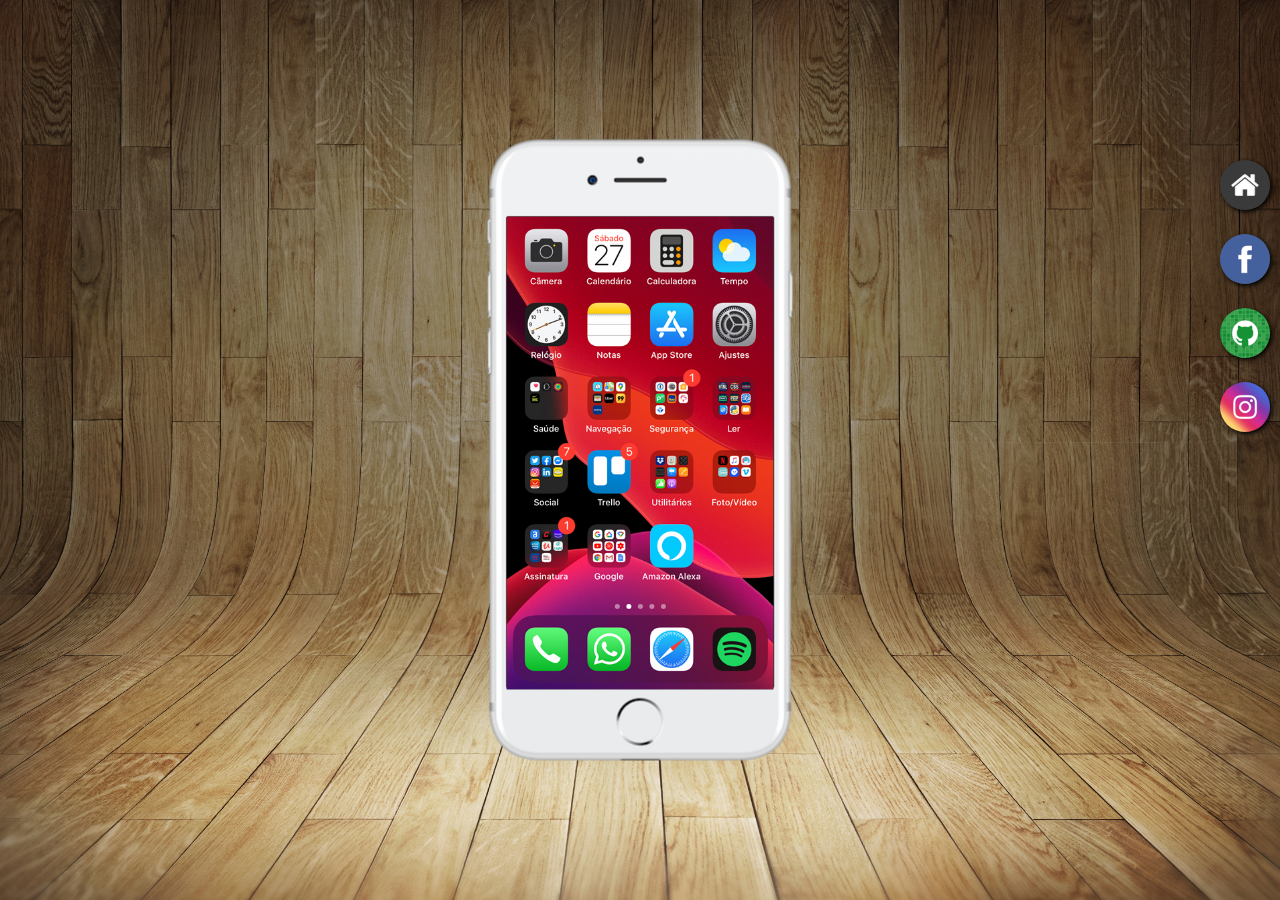
<file: index.html>
<!DOCTYPE html>
<html lang="pt-br">
<head>
    <meta charset="UTF-8">
    <meta name="viewport" content="width=device-width, initial-scale=1.0">
    <link rel="shortcut icon" href="favicon.ico" type="image/x-icon">
    <link rel="stylesheet" href="style.css">
    <title>Redes Sociais</title>
</head>
<body>
    <main>
        <section id="telefone">
            <iframe src="home.html" name="tela" id="tela" frameborder="0">
                Seu navegador não é ompatível com essa tecnologia!
            </iframe>
        </section>
        <section id="redes-sociais">
            <a href="home.html" target="tela"><img src="imagens/logo-home.jpg" alt="Home"></a><br>
            <a href="facebook.html" target="tela"><img src="imagens/logo-facebook.jpg" alt="facebook"></a><br>
            <a href="github.html" target="tela"><img src="imagens/logo-github.jpg" alt="github"></a><br>
            <a href="instagram.html" target="tela"><img src="imagens/logo-instagram.jpg" alt="logo-instagram"></a><br>
        </section>
    </main>
</body>
</html>
</file>
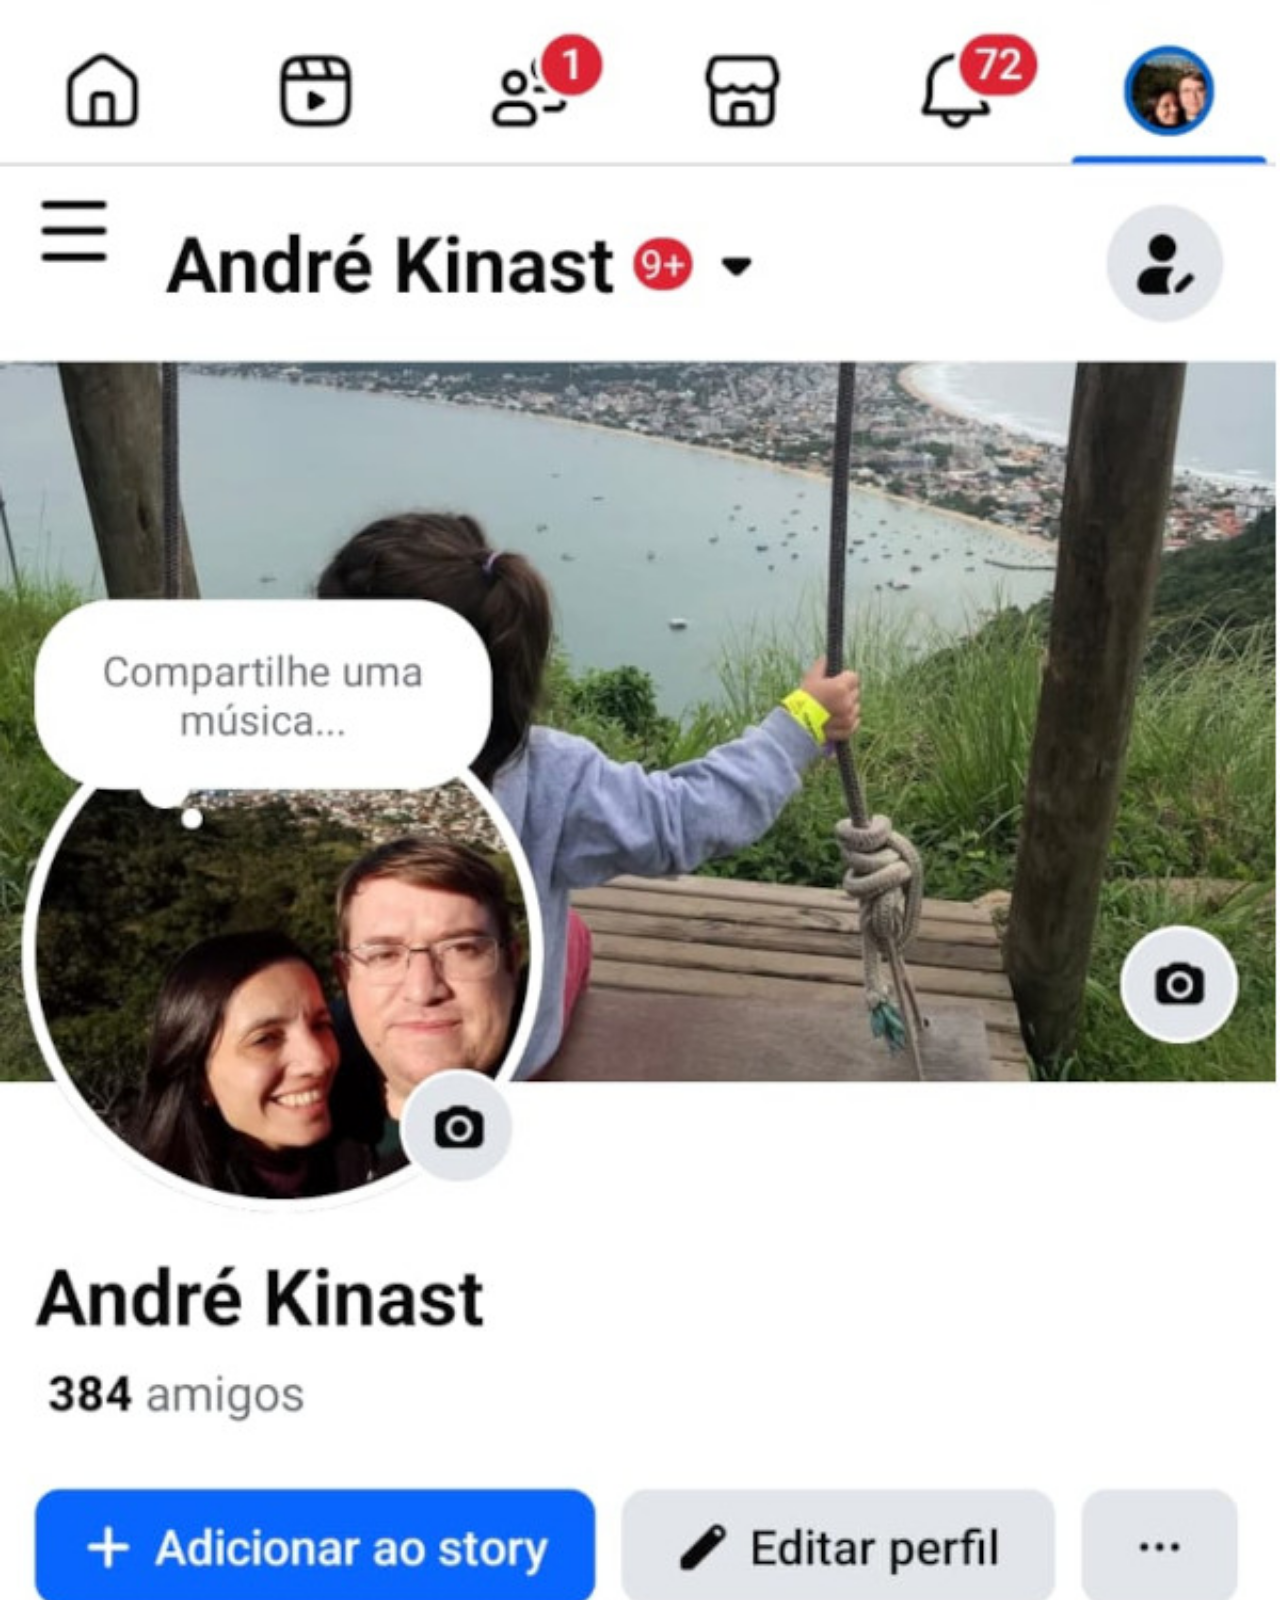
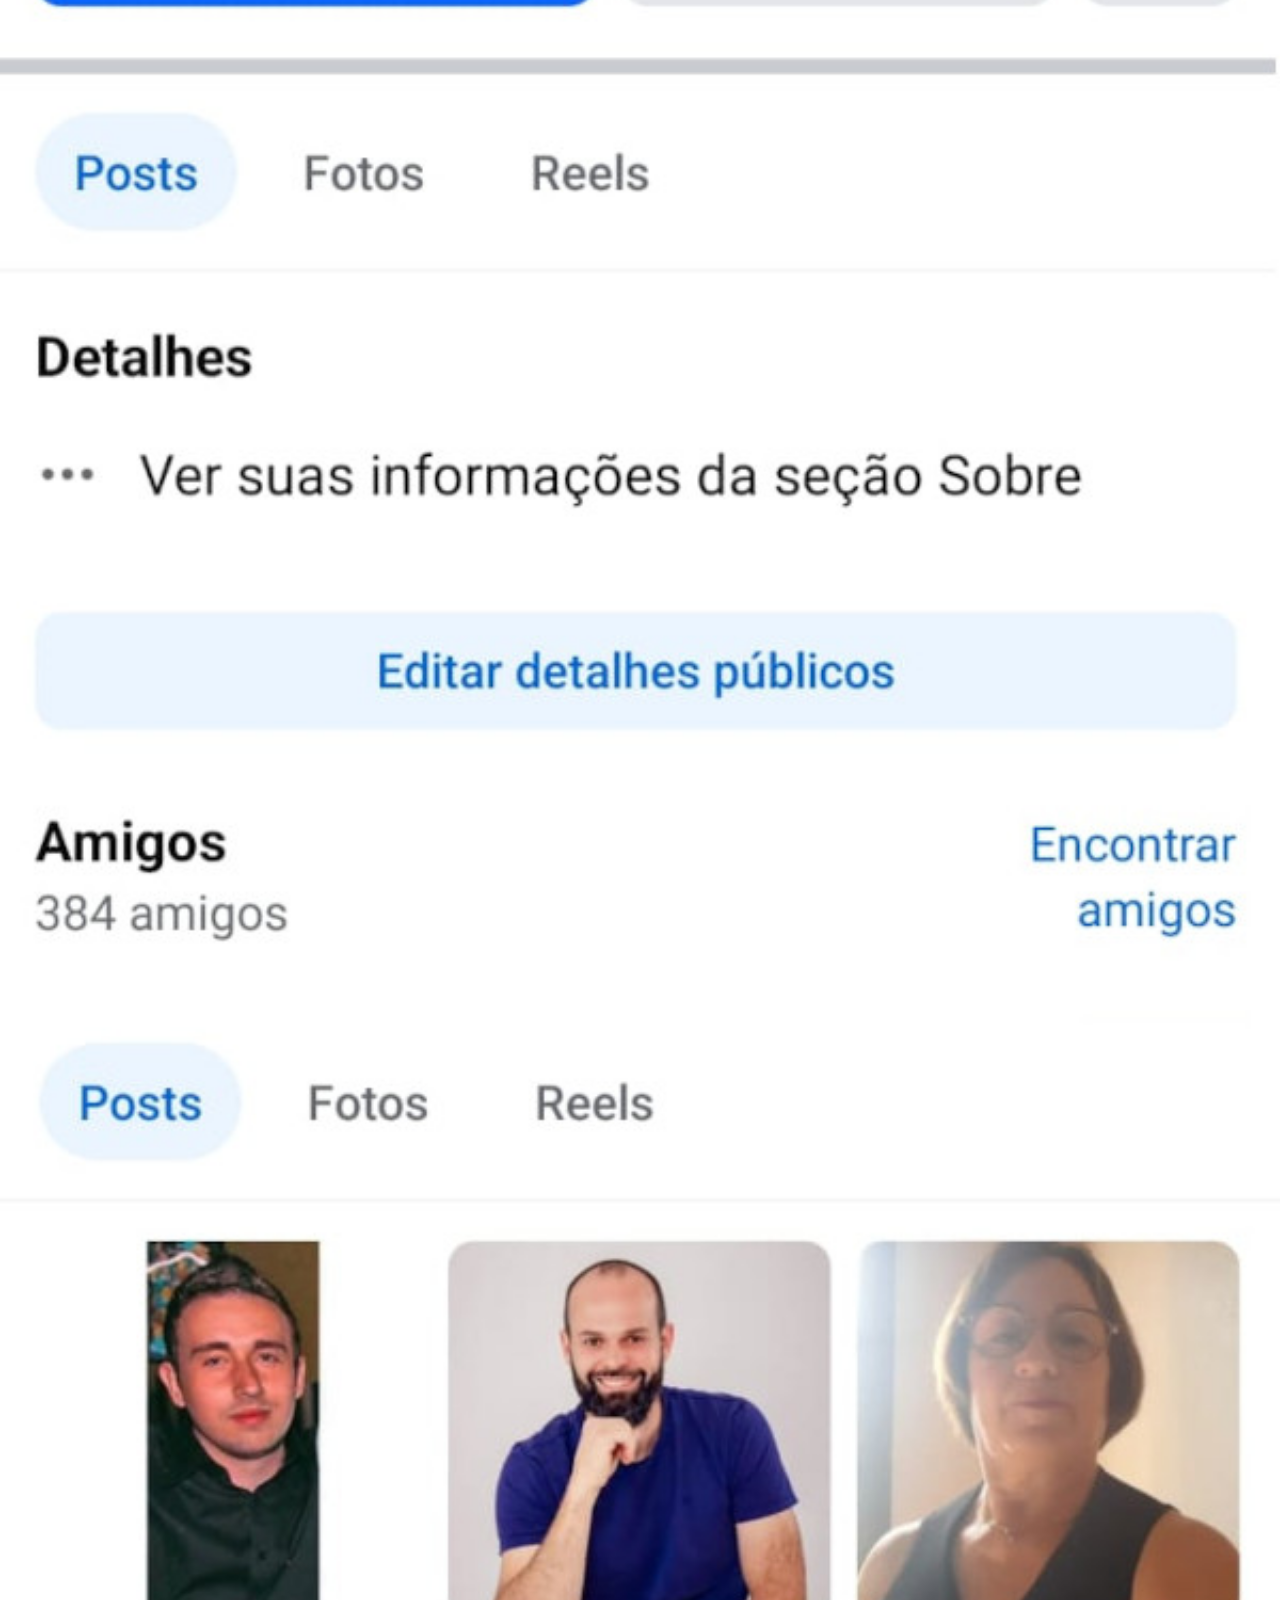
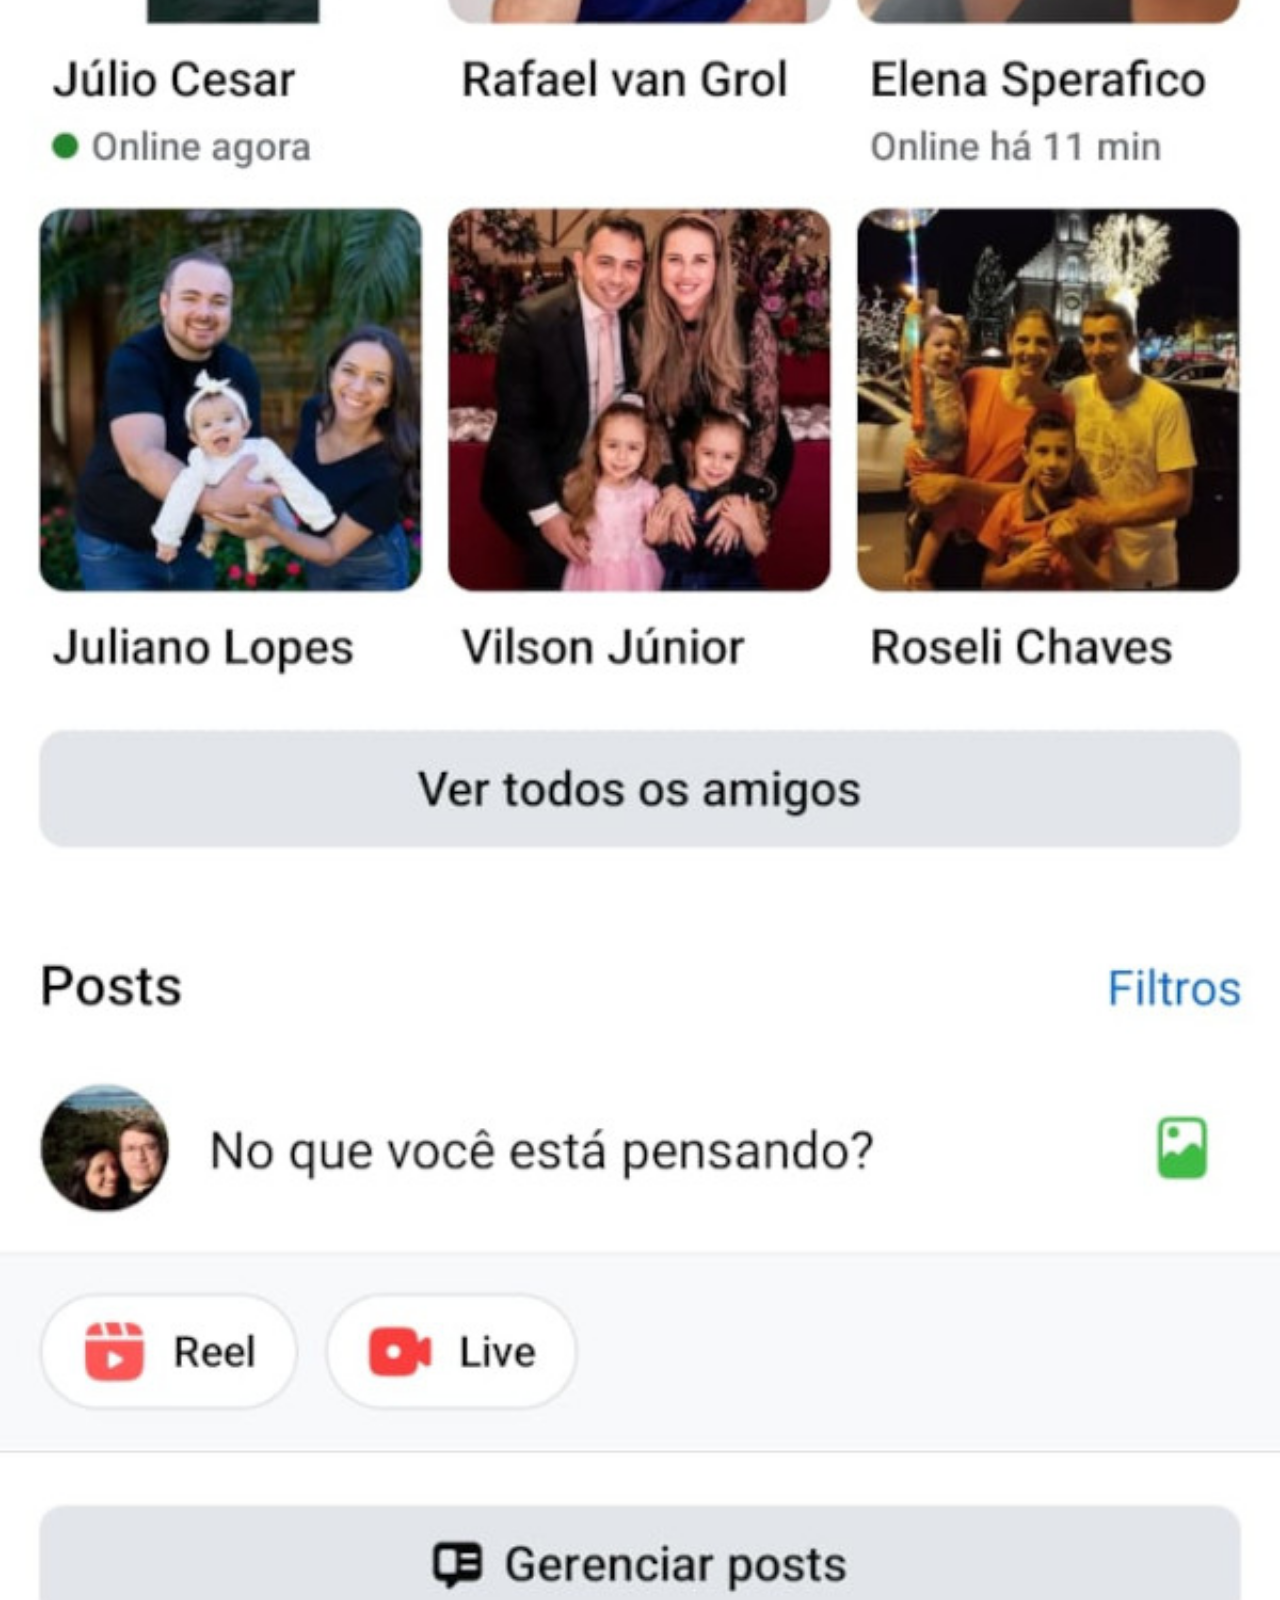
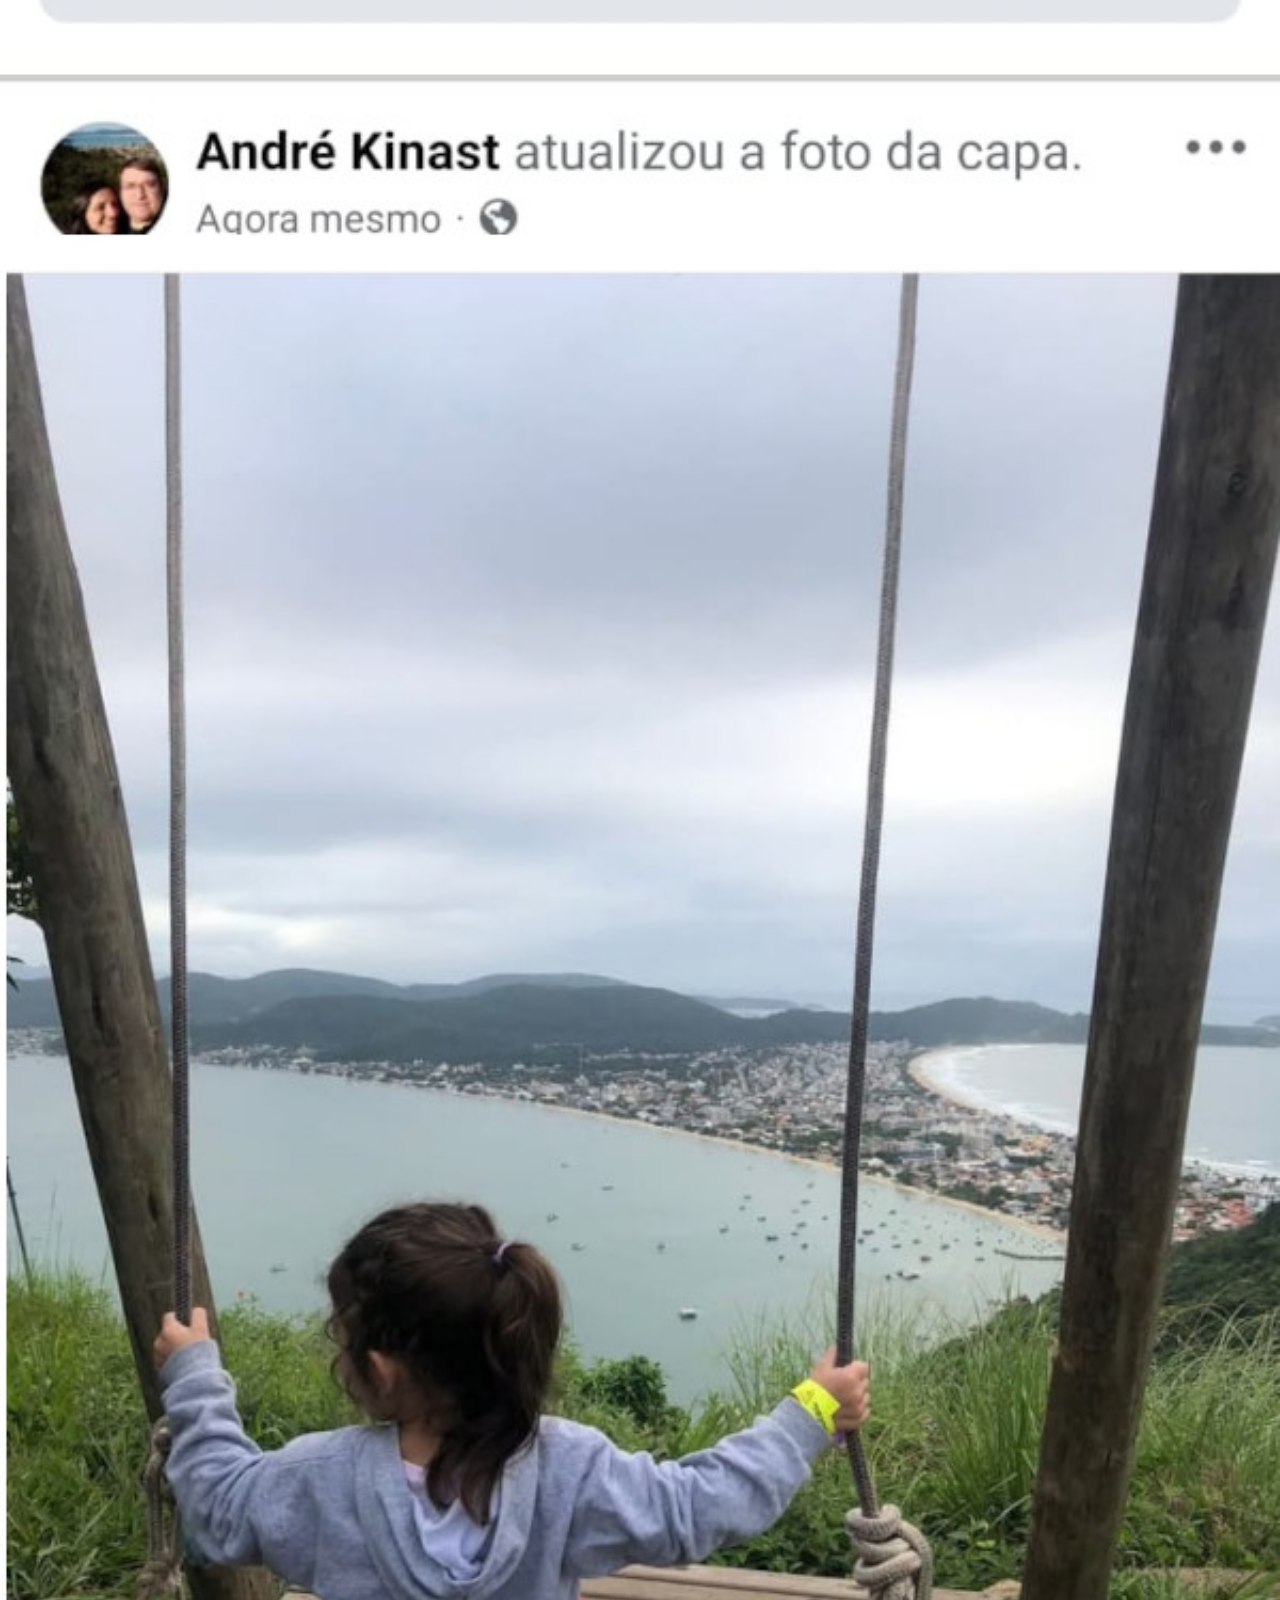
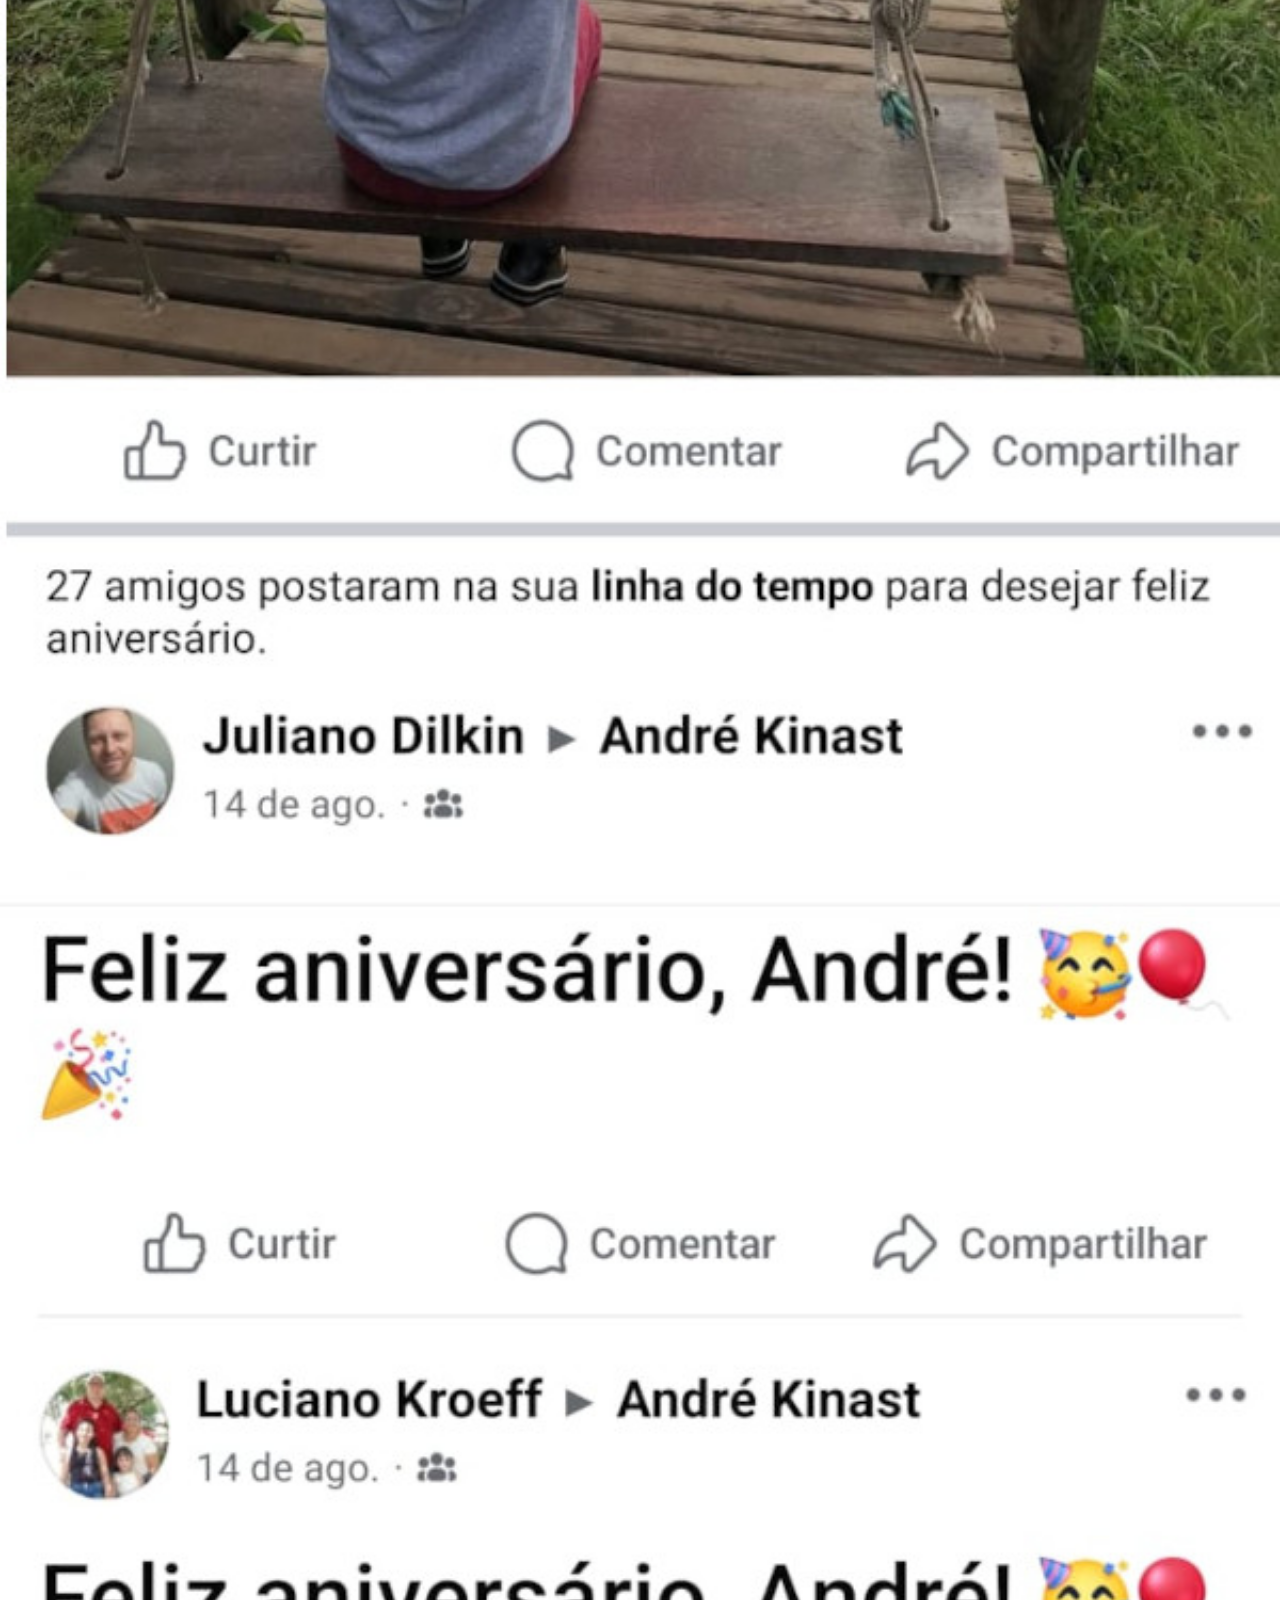
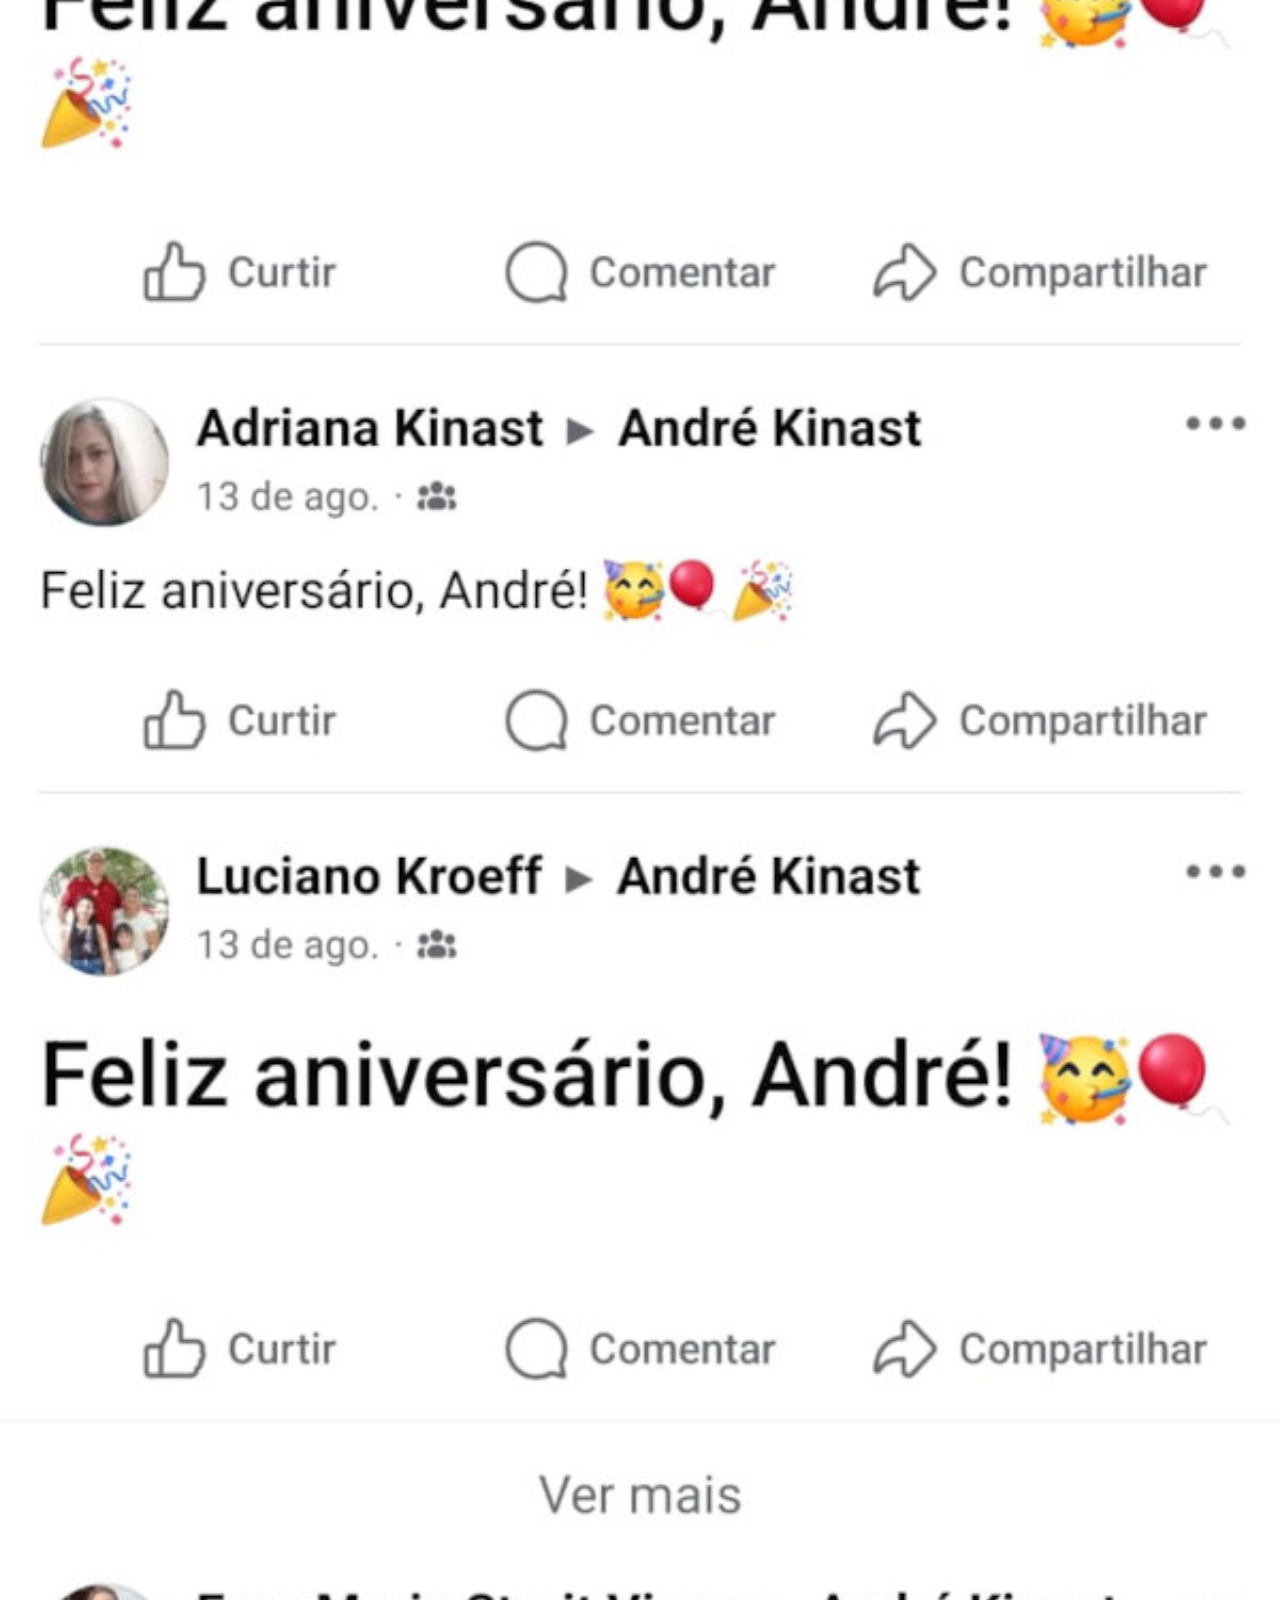
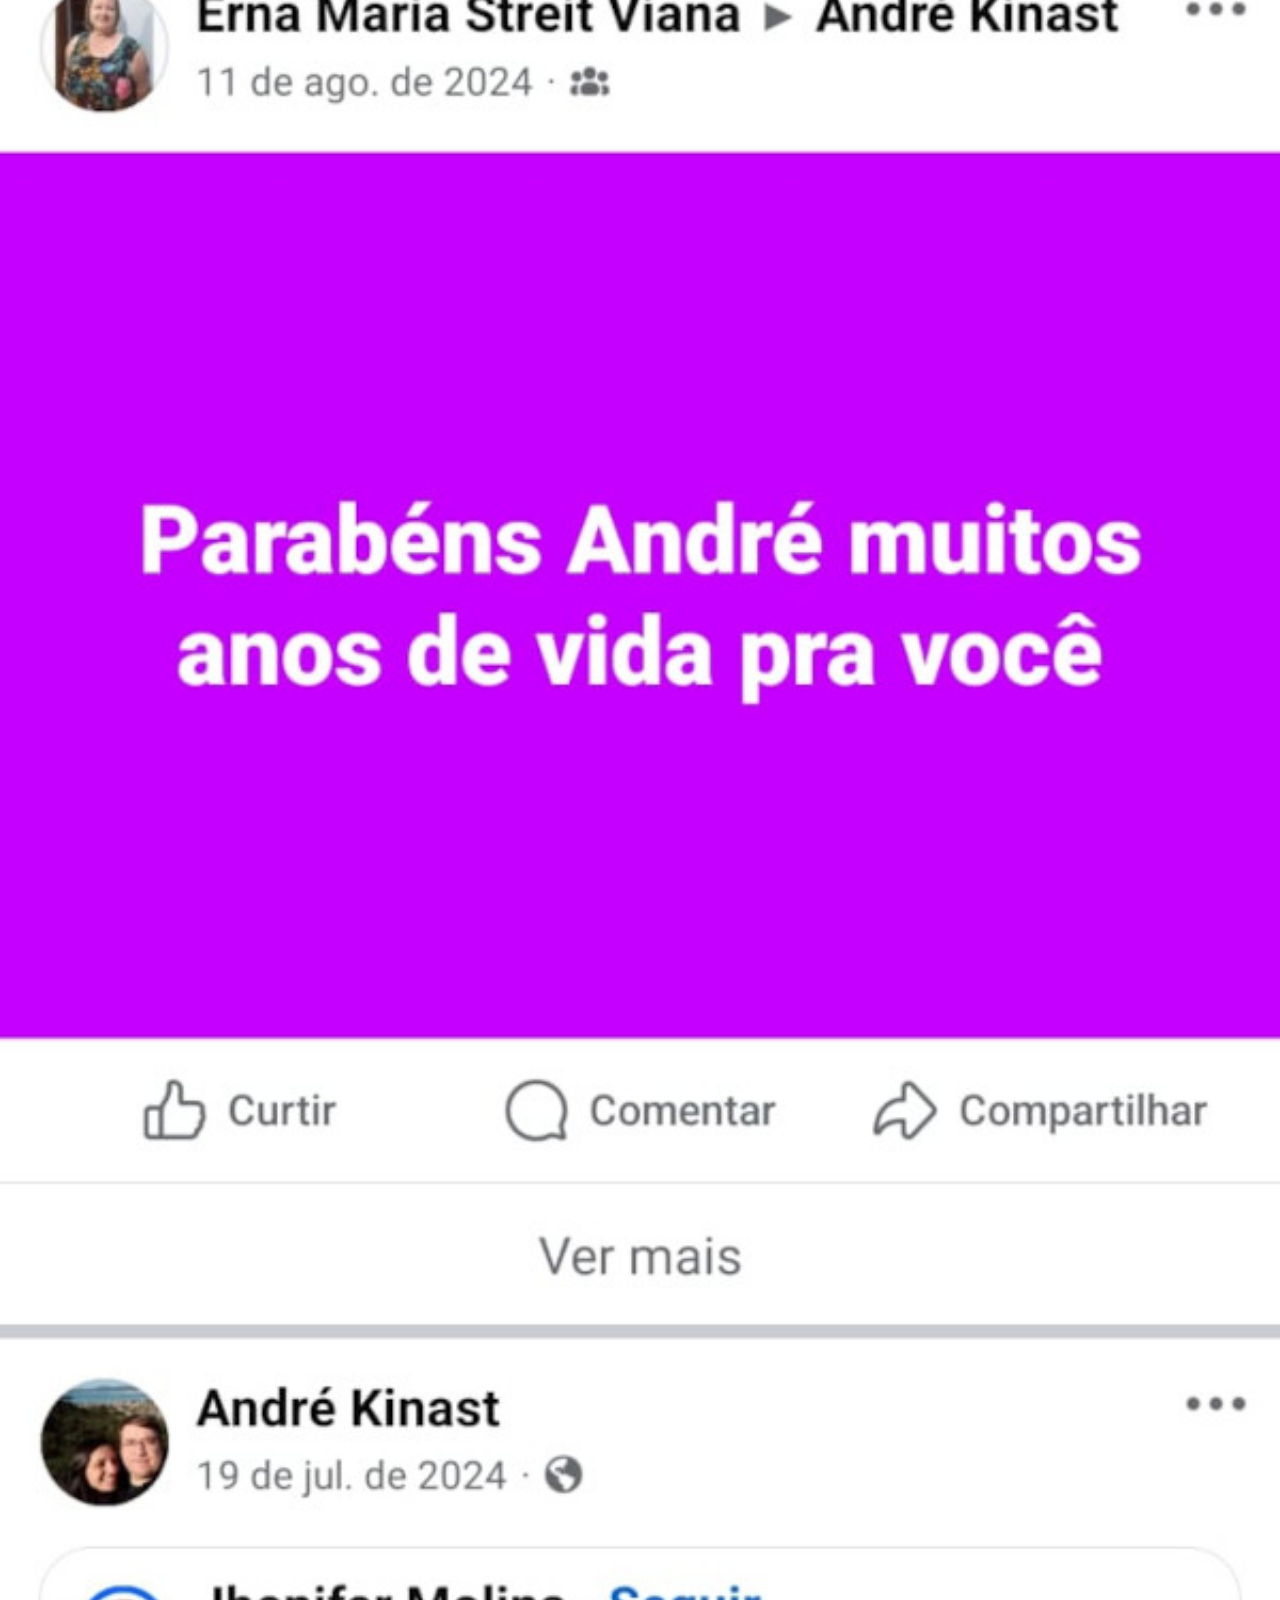
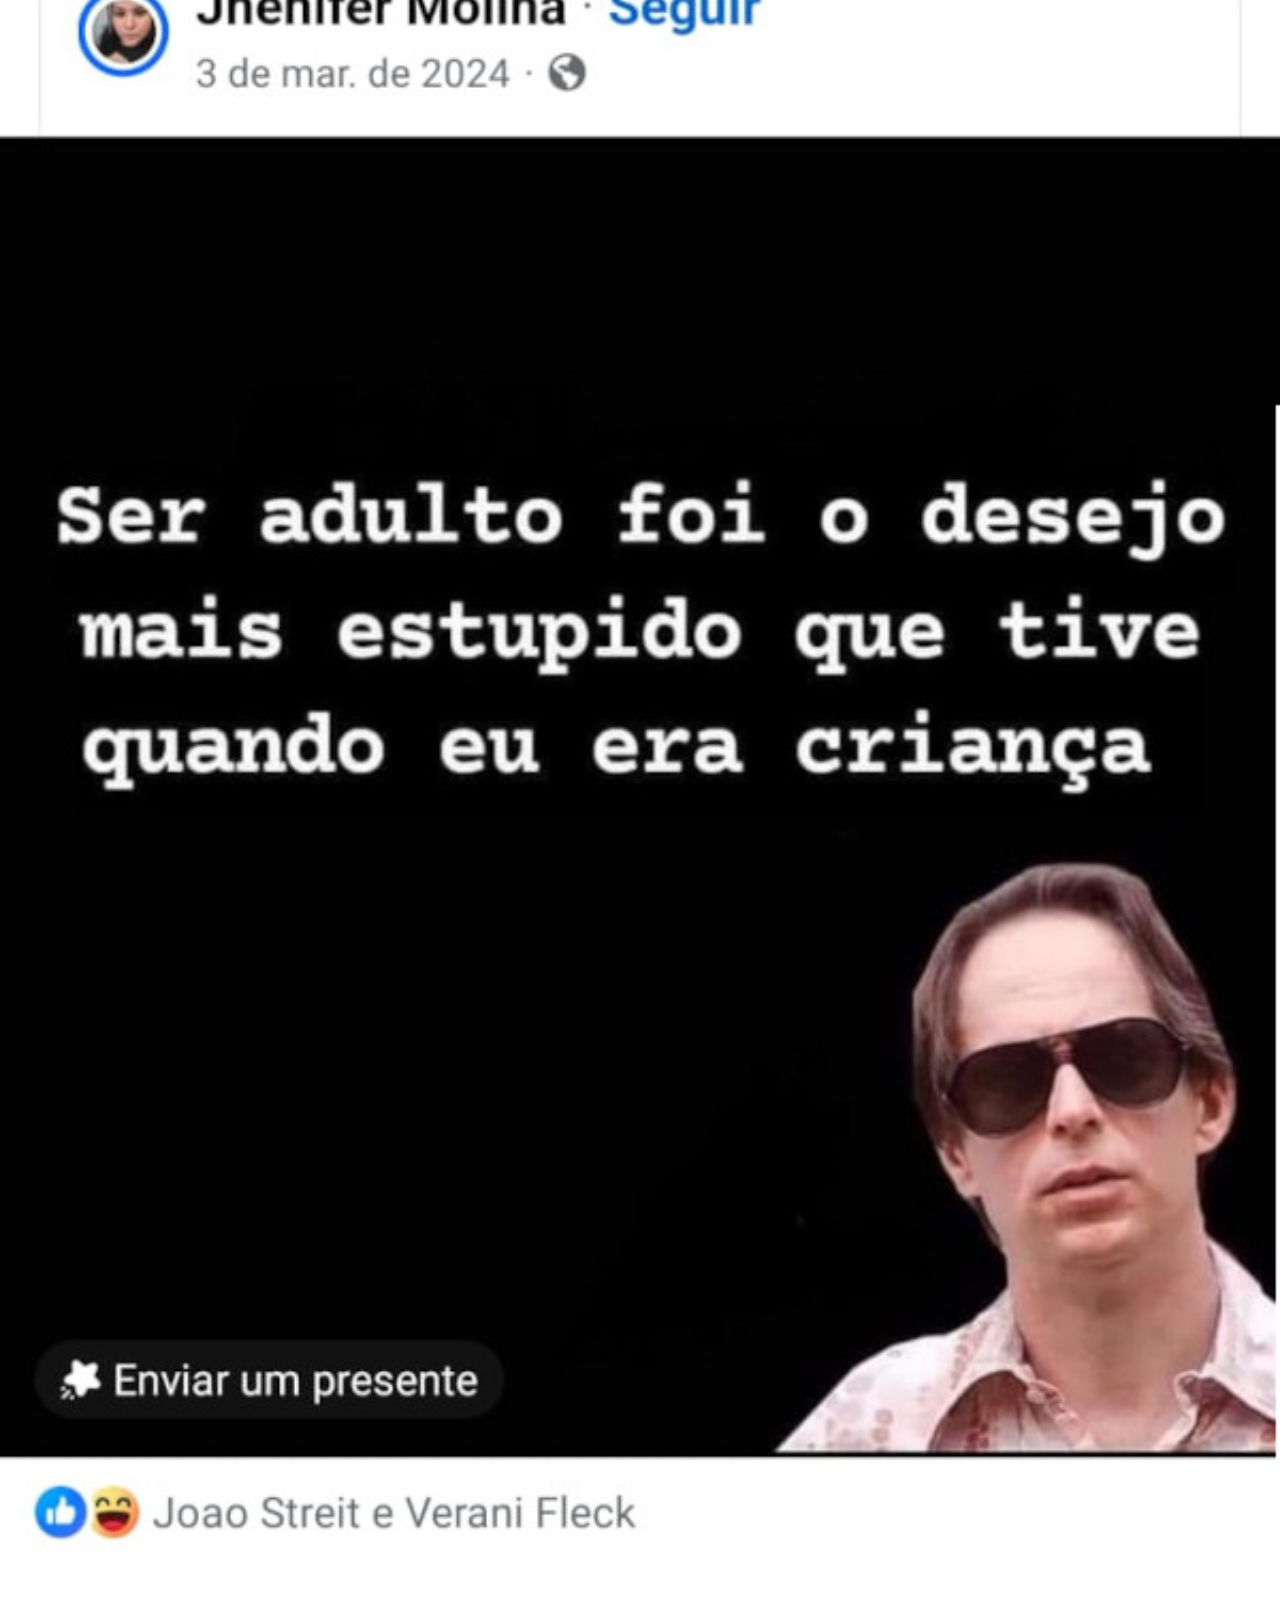
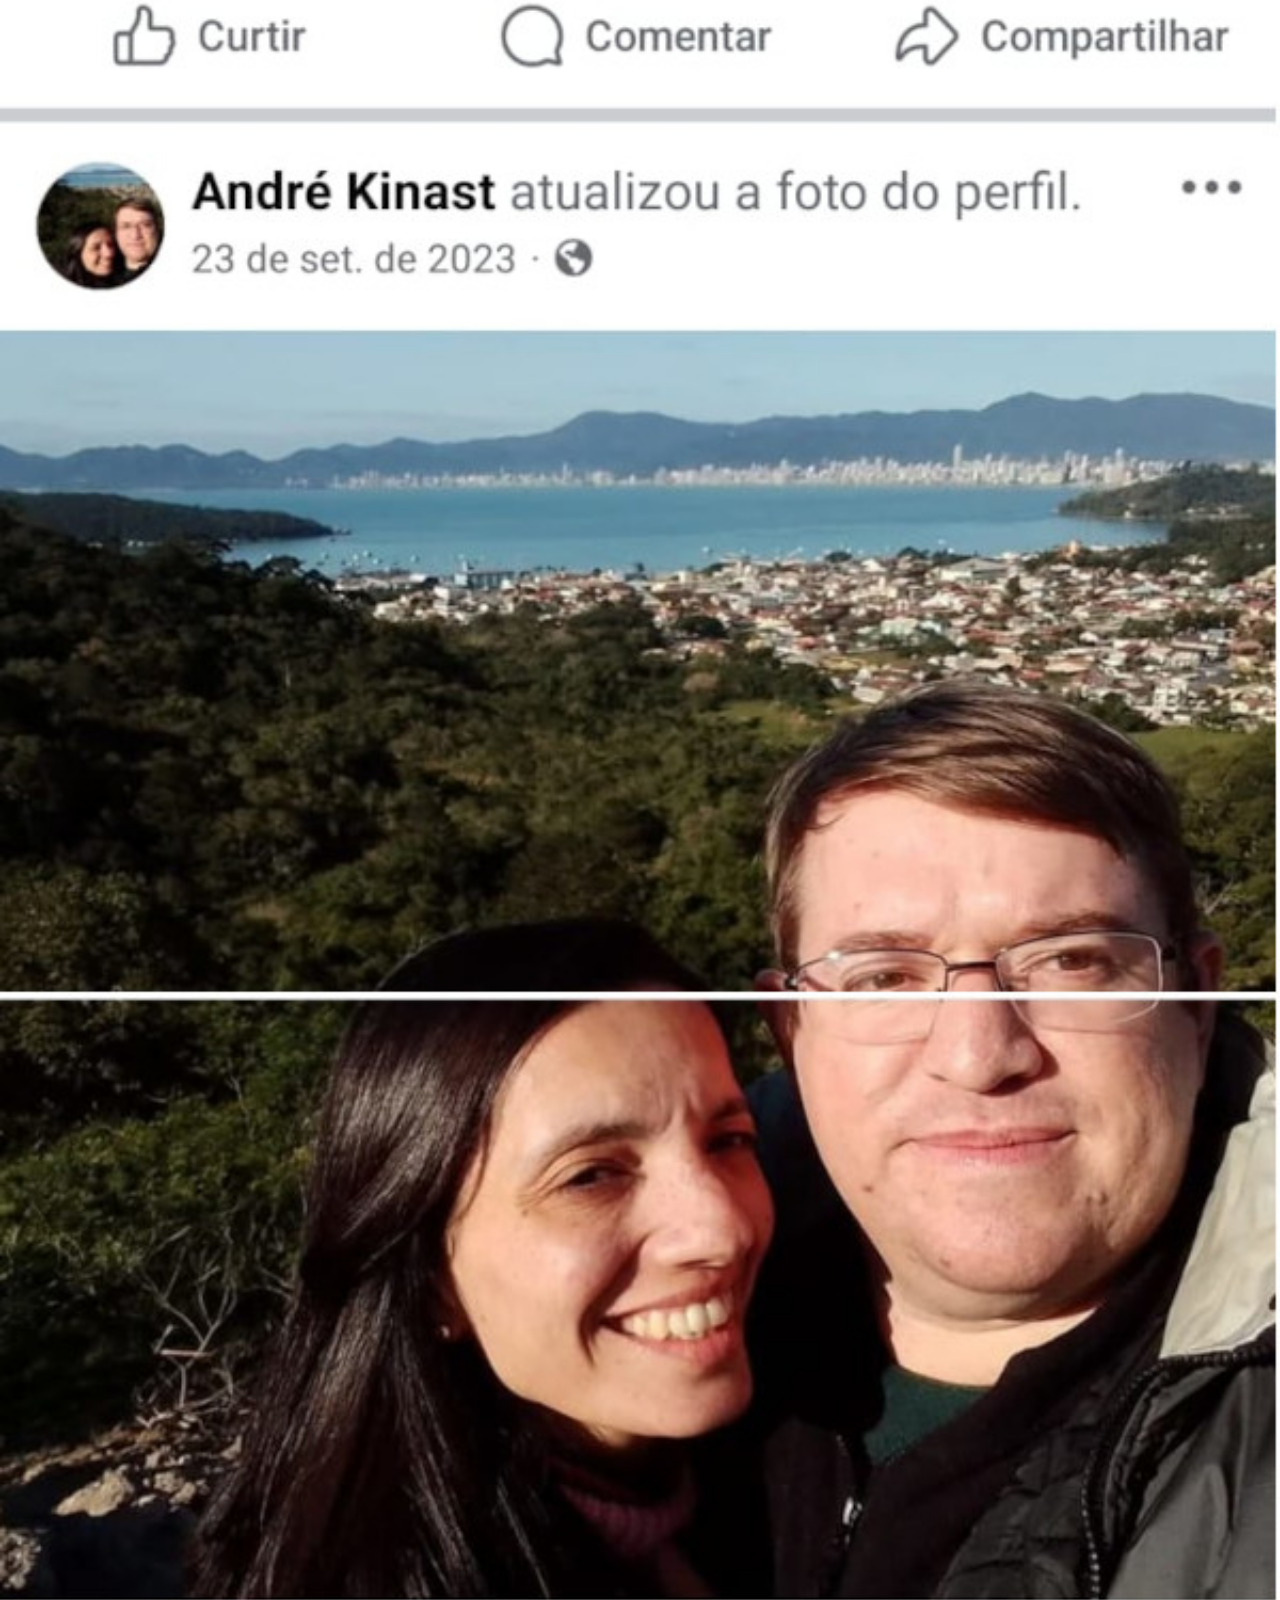
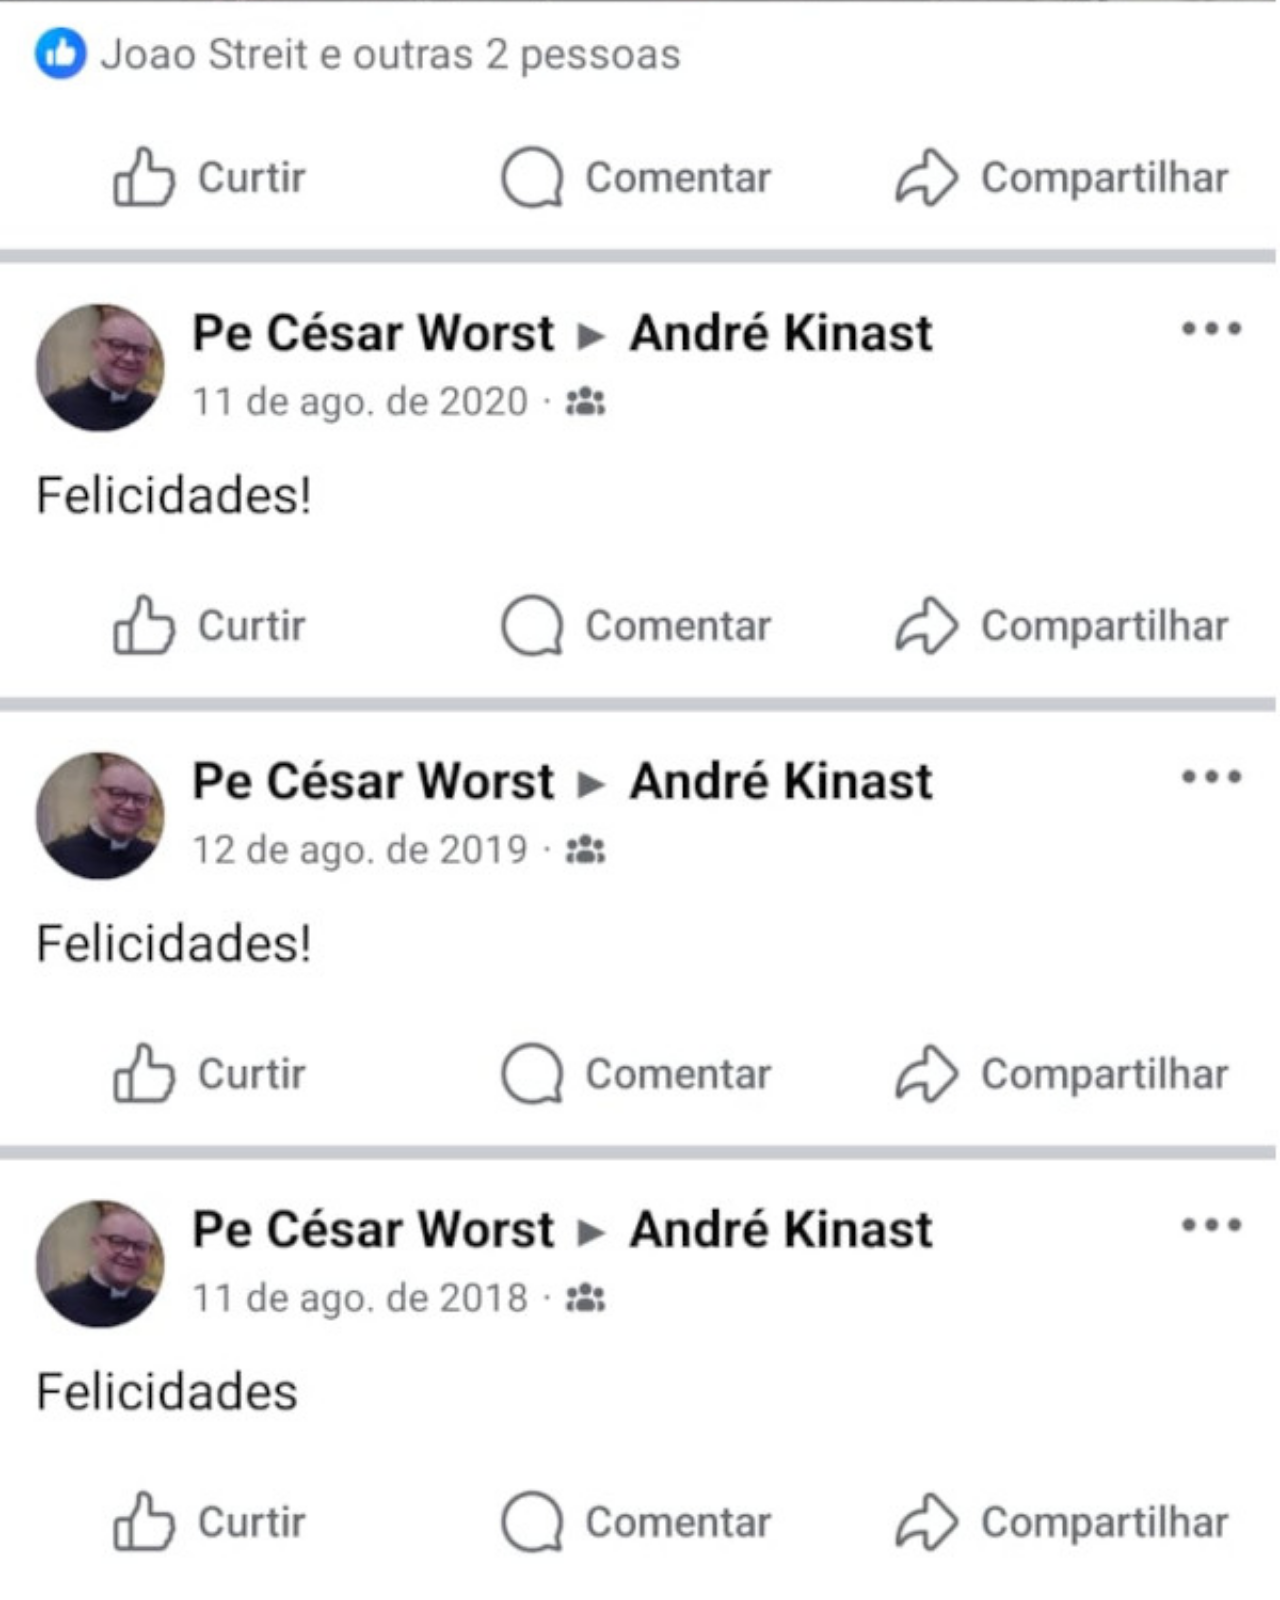
<file: facebook.html>
<!DOCTYPE html>
<html lang="pt-br">
<head>
    <meta charset="UTF-8">
    <meta name="viewport" content="width=device-width, initial-scale=1.0">
    <title>Document</title>
</head>
<style>
    *{
        margin: 0;
        padding: 0;
    }
    img{
        width: 100%;
    }
    a{
        margin-top: -4px;
        padding: 20px;
        display: block;
        text-align: center;
        background: darkred;
        text-decoration: none;
        color: white;
    }
    a:hover{
        background: red;
    }
</style>
<body>
    <img src="imagens/facebook.jpg" alt="">
    <a href="https://www.facebook.com/andre.kinast.9?rdid=gcoM1Jl4YbXhRFOM&share_url=https%3A%2F%2Fwww.facebook.com%2Fshare%2F15jcMJcMu6%2F#" target="_blank">ACESSE AQUI</a>
</body>
</html>
</file>
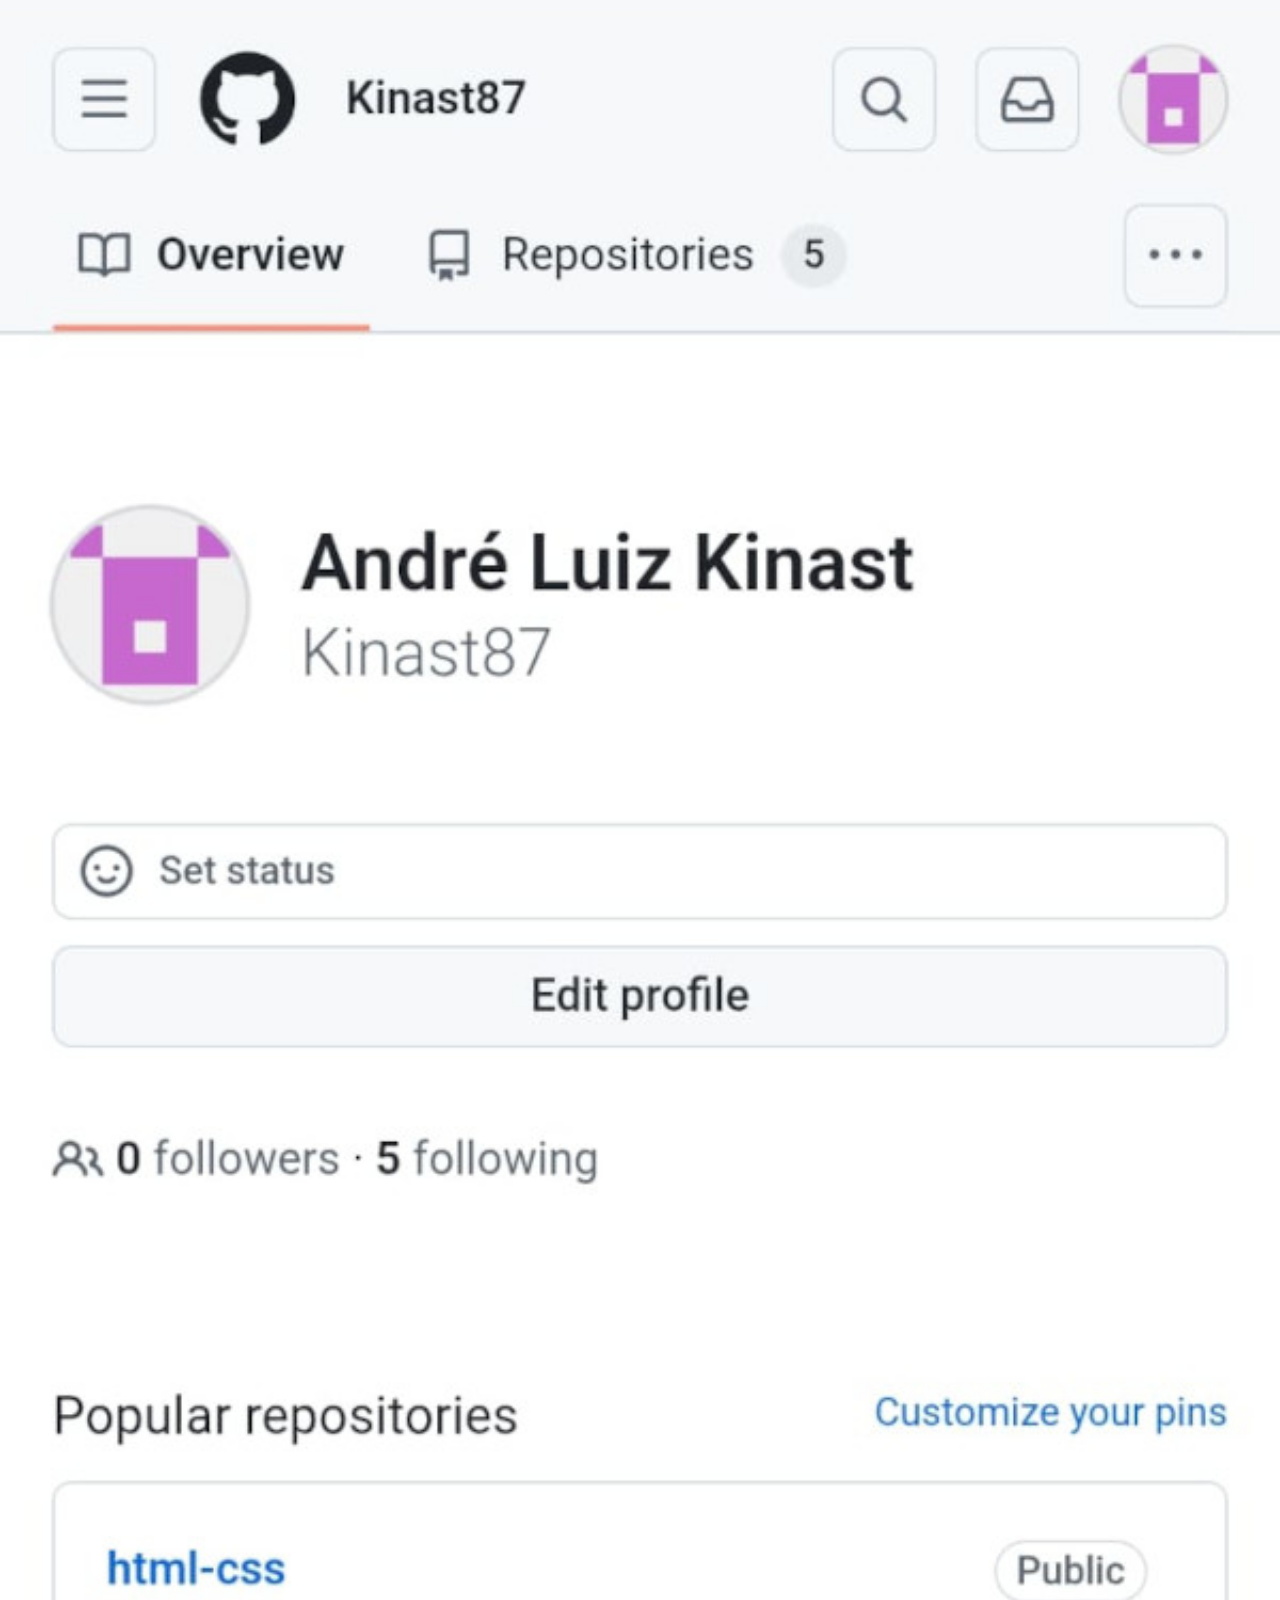
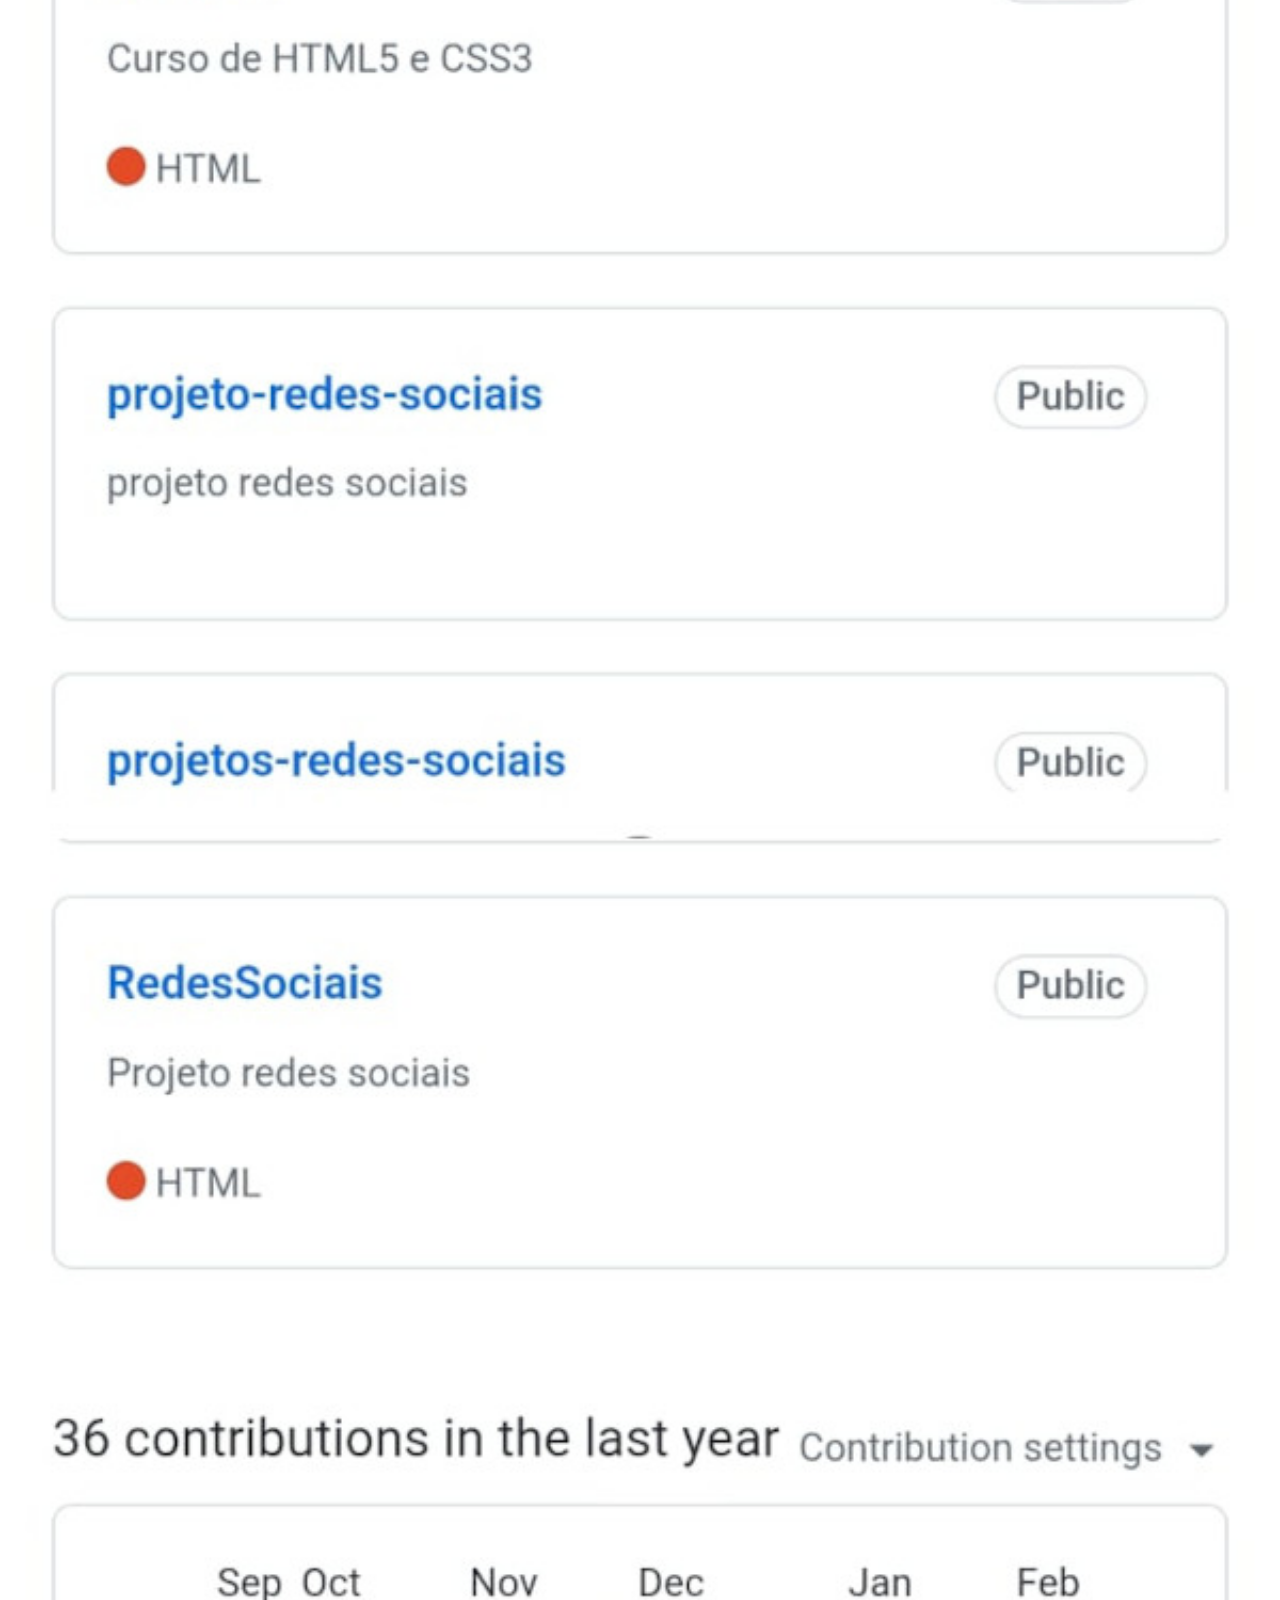
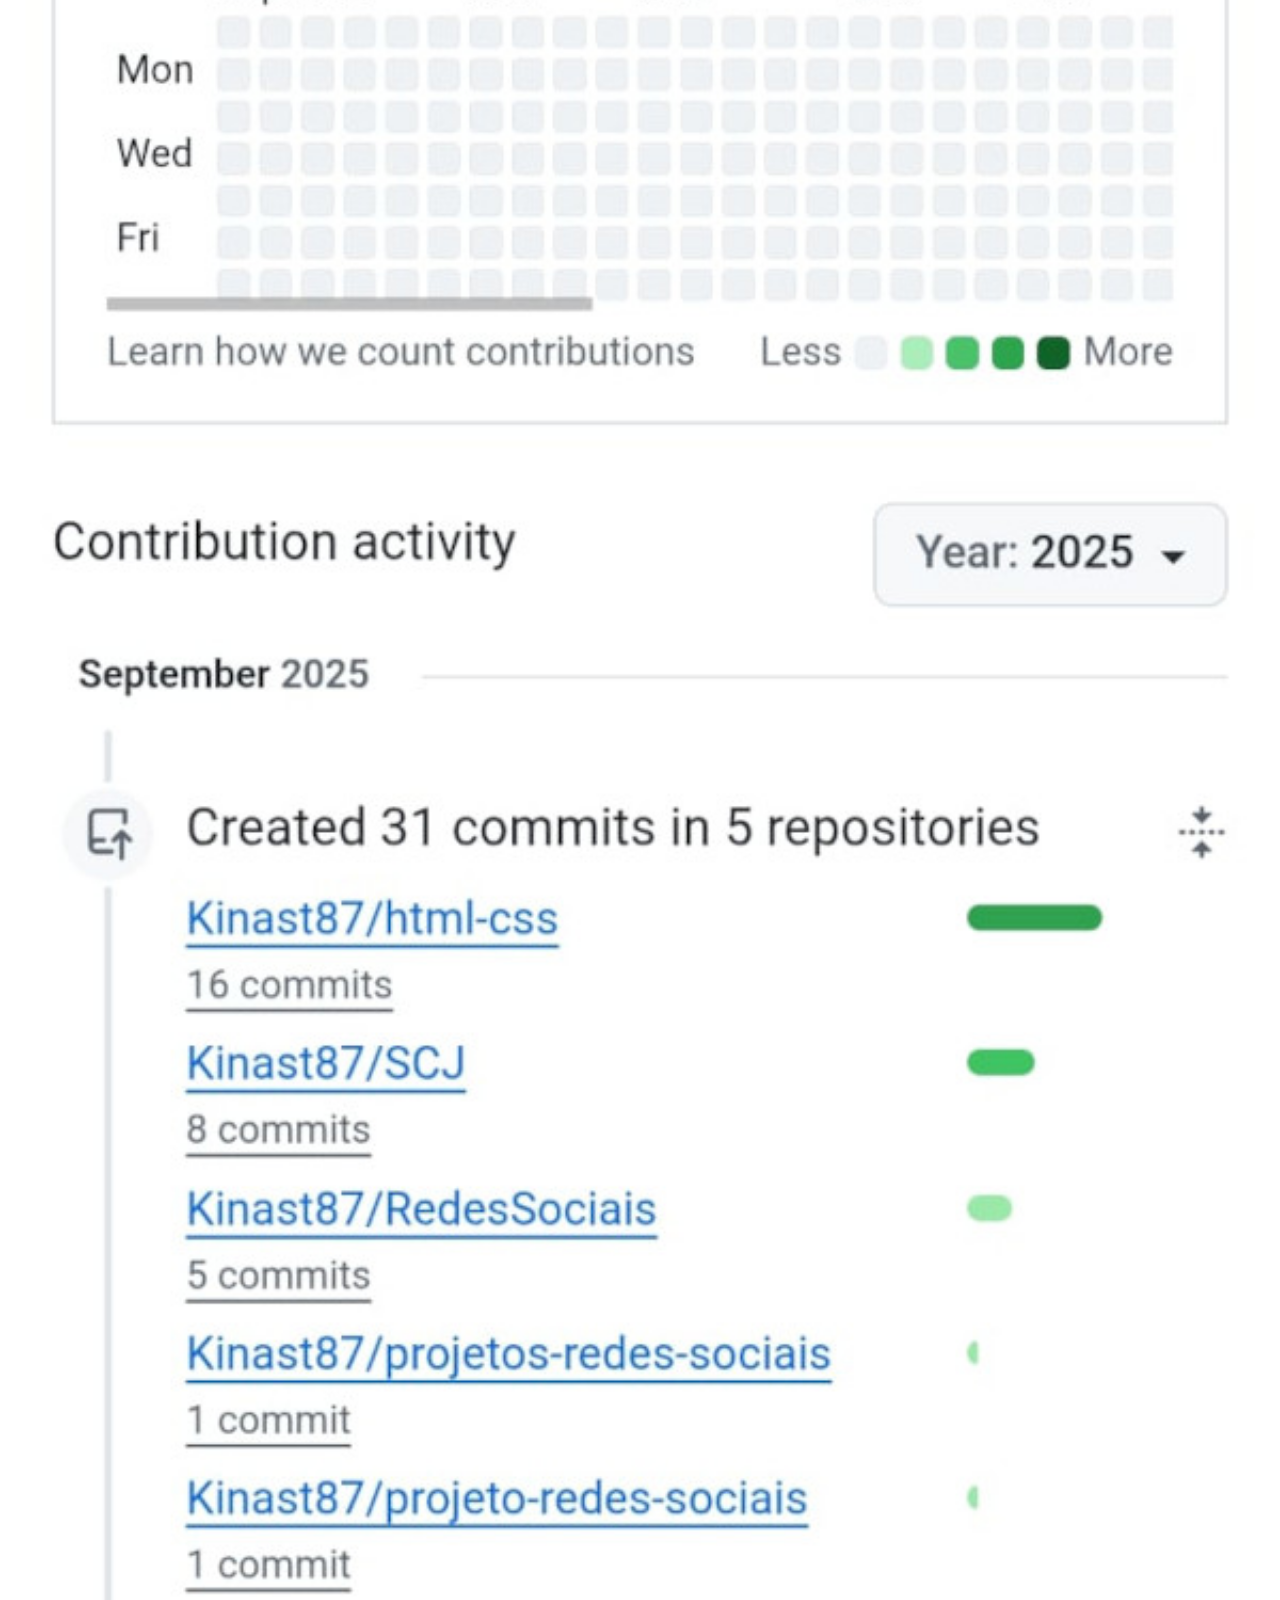
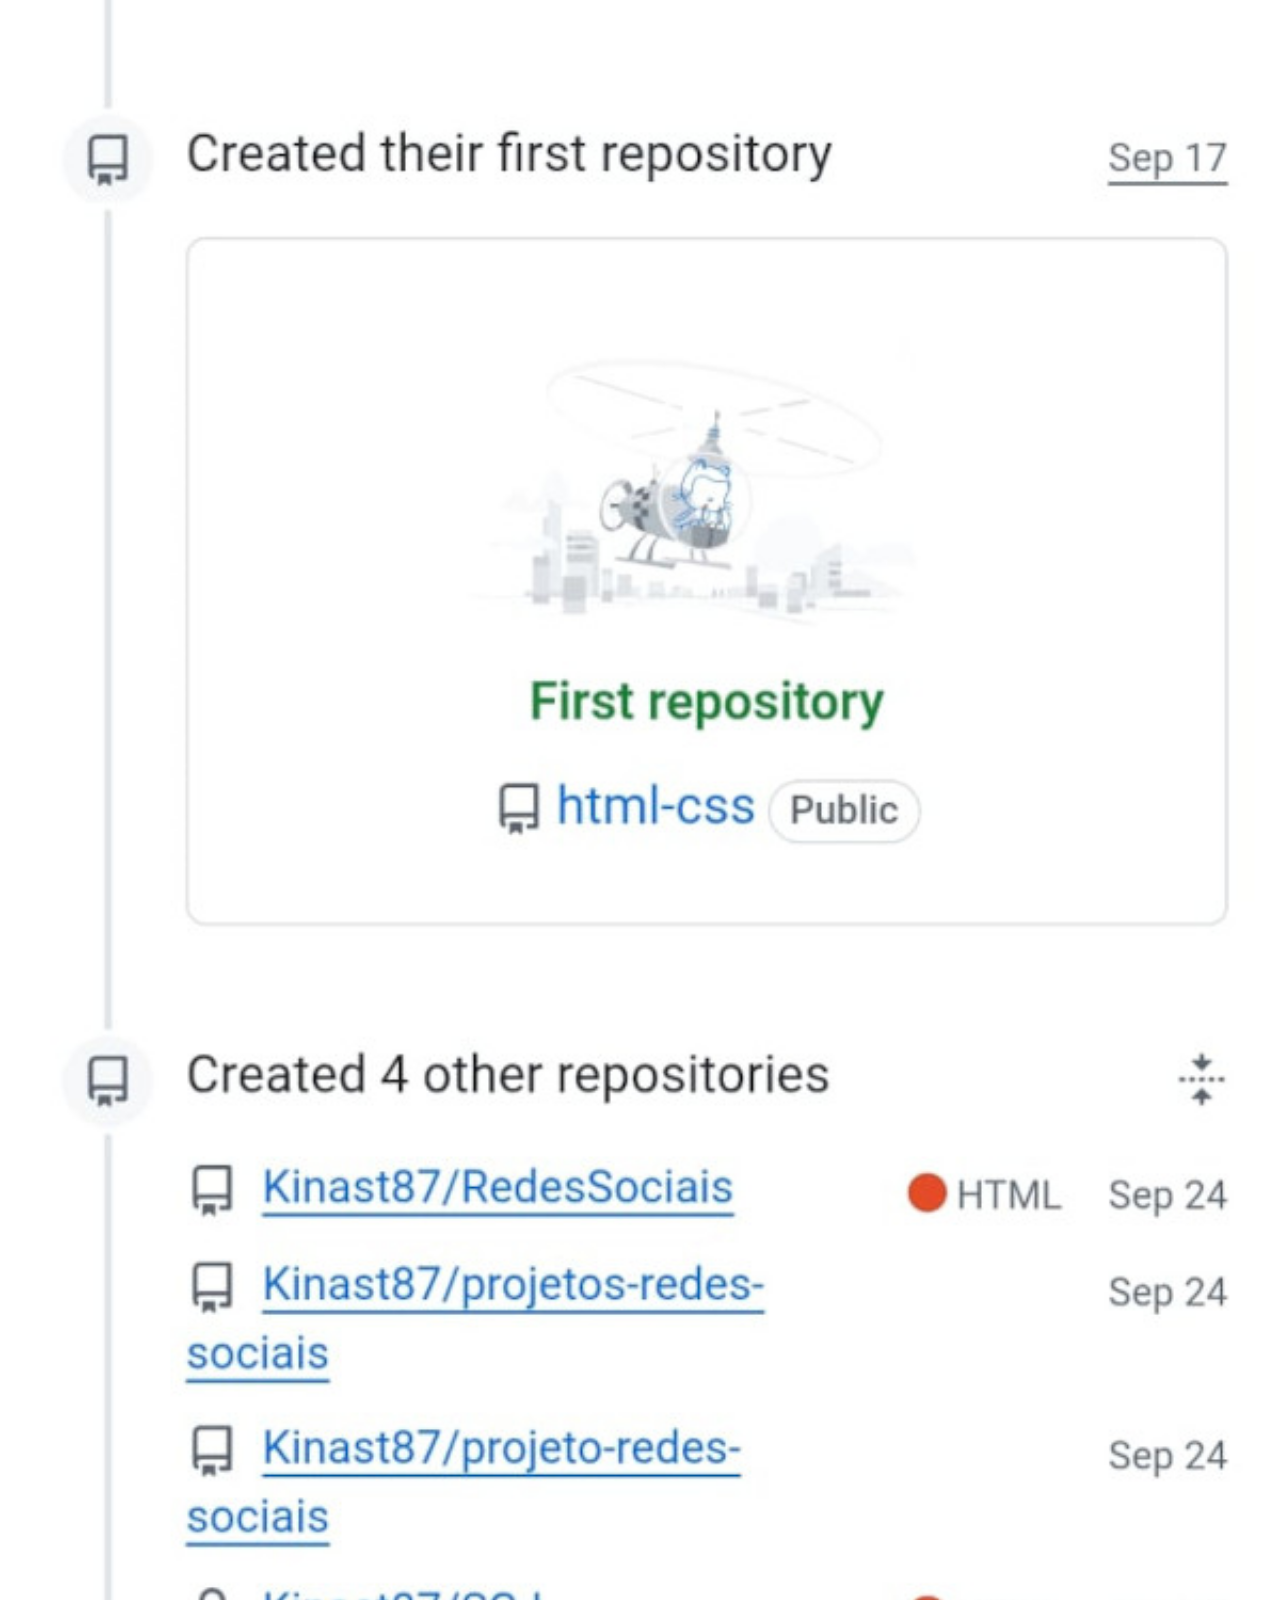
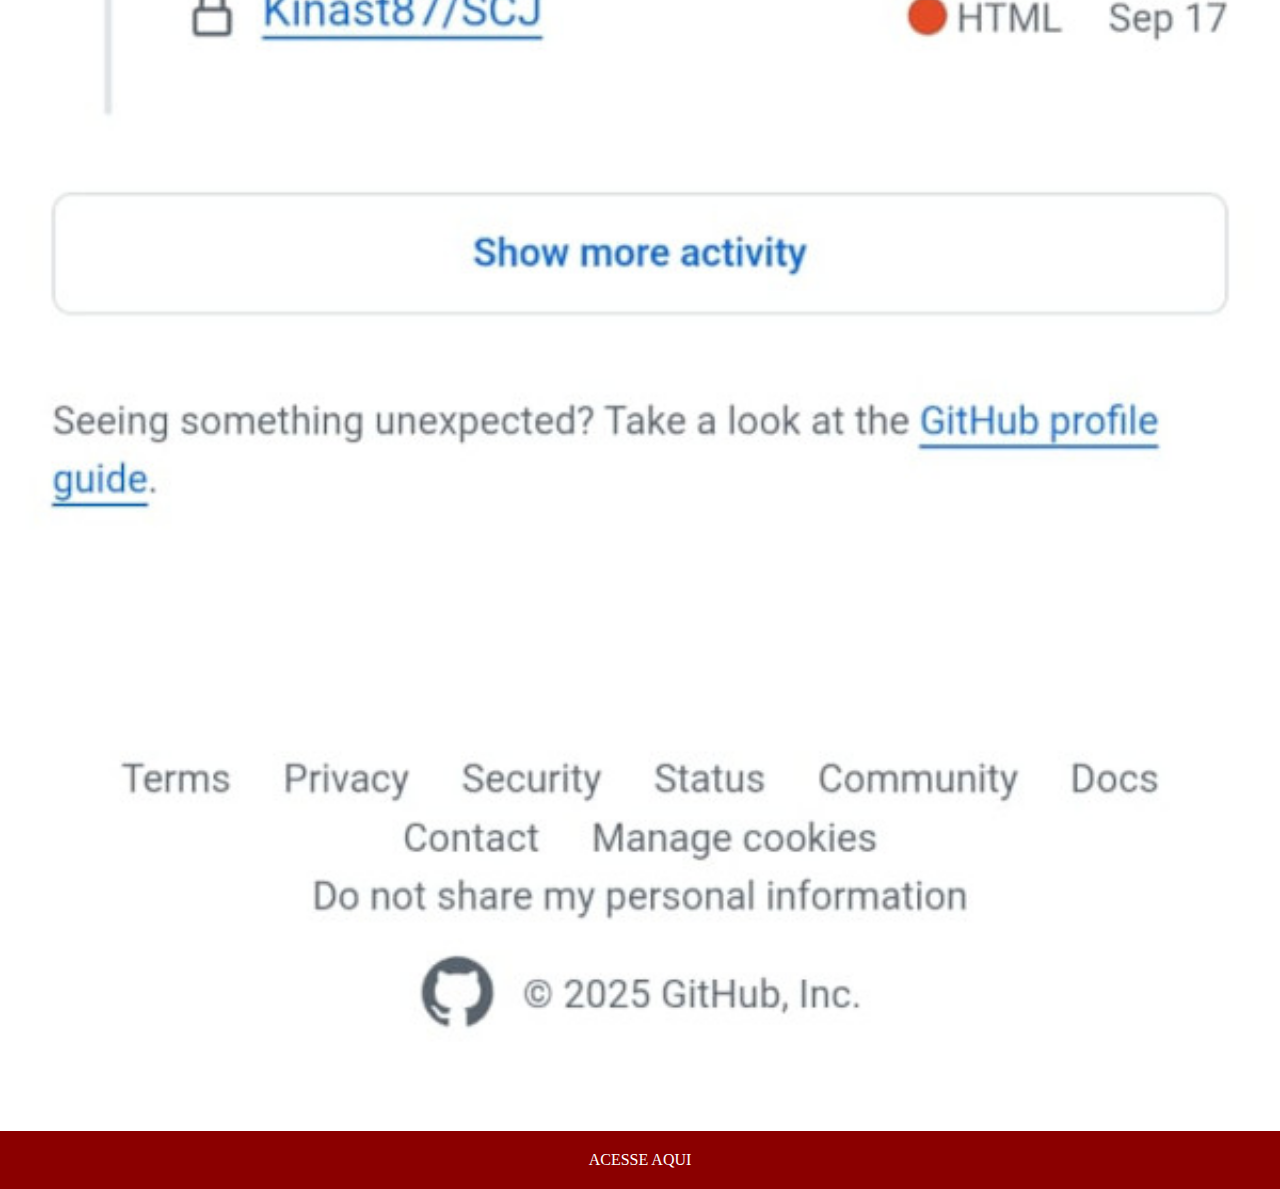
<file: github.html>
<!DOCTYPE html>
<html lang="pt-br">
<head>
    <meta charset="UTF-8">
    <meta name="viewport" content="width=device-width, initial-scale=1.0">
    <title>Document</title>
</head>
<style>
    *{
        margin: 0;
        padding: 0;
    }
    img{
        width: 100%;
    }
    a{
        margin-top: -4px;
        padding: 20px;
        display: block;
        text-align: center;
        background: darkred;
        text-decoration: none;
        color: white;
    }
    a:hover{
        background: red;
    }
</style>
<body>
    <img src="imagens/github.jpg" alt="">
    <a href="https://github.com/Kinast87/" target="_blank">ACESSE AQUI</a>
</body>
</html>
</file>
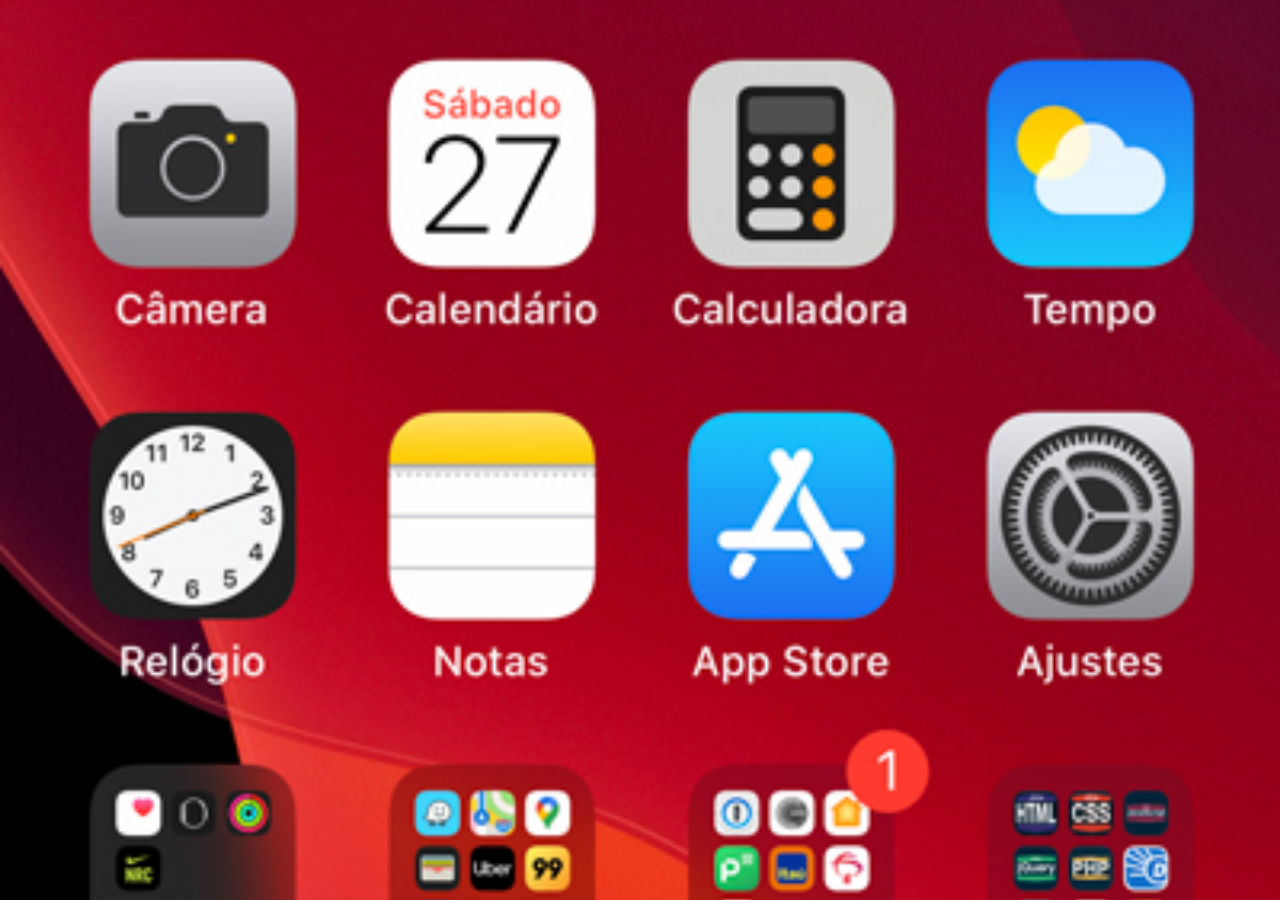
<file: home.html>
<!DOCTYPE html>
<html lang="pt-br">
<head>
    <meta charset="UTF-8">
    <meta name="viewport" content="width=device-width, initial-scale=1.0">
    <title>Document</title>
</head>
<style>
    *{
        margin: 0;
        padding: 0;
    }
    body{
        width: 100vw;
        height: 100vh;
        background: black url(imagens/tela-home.jpg) no-repeat top center;
        background-size: cover;
    }
</style>
<body>
    
</body>
</html>
</file>
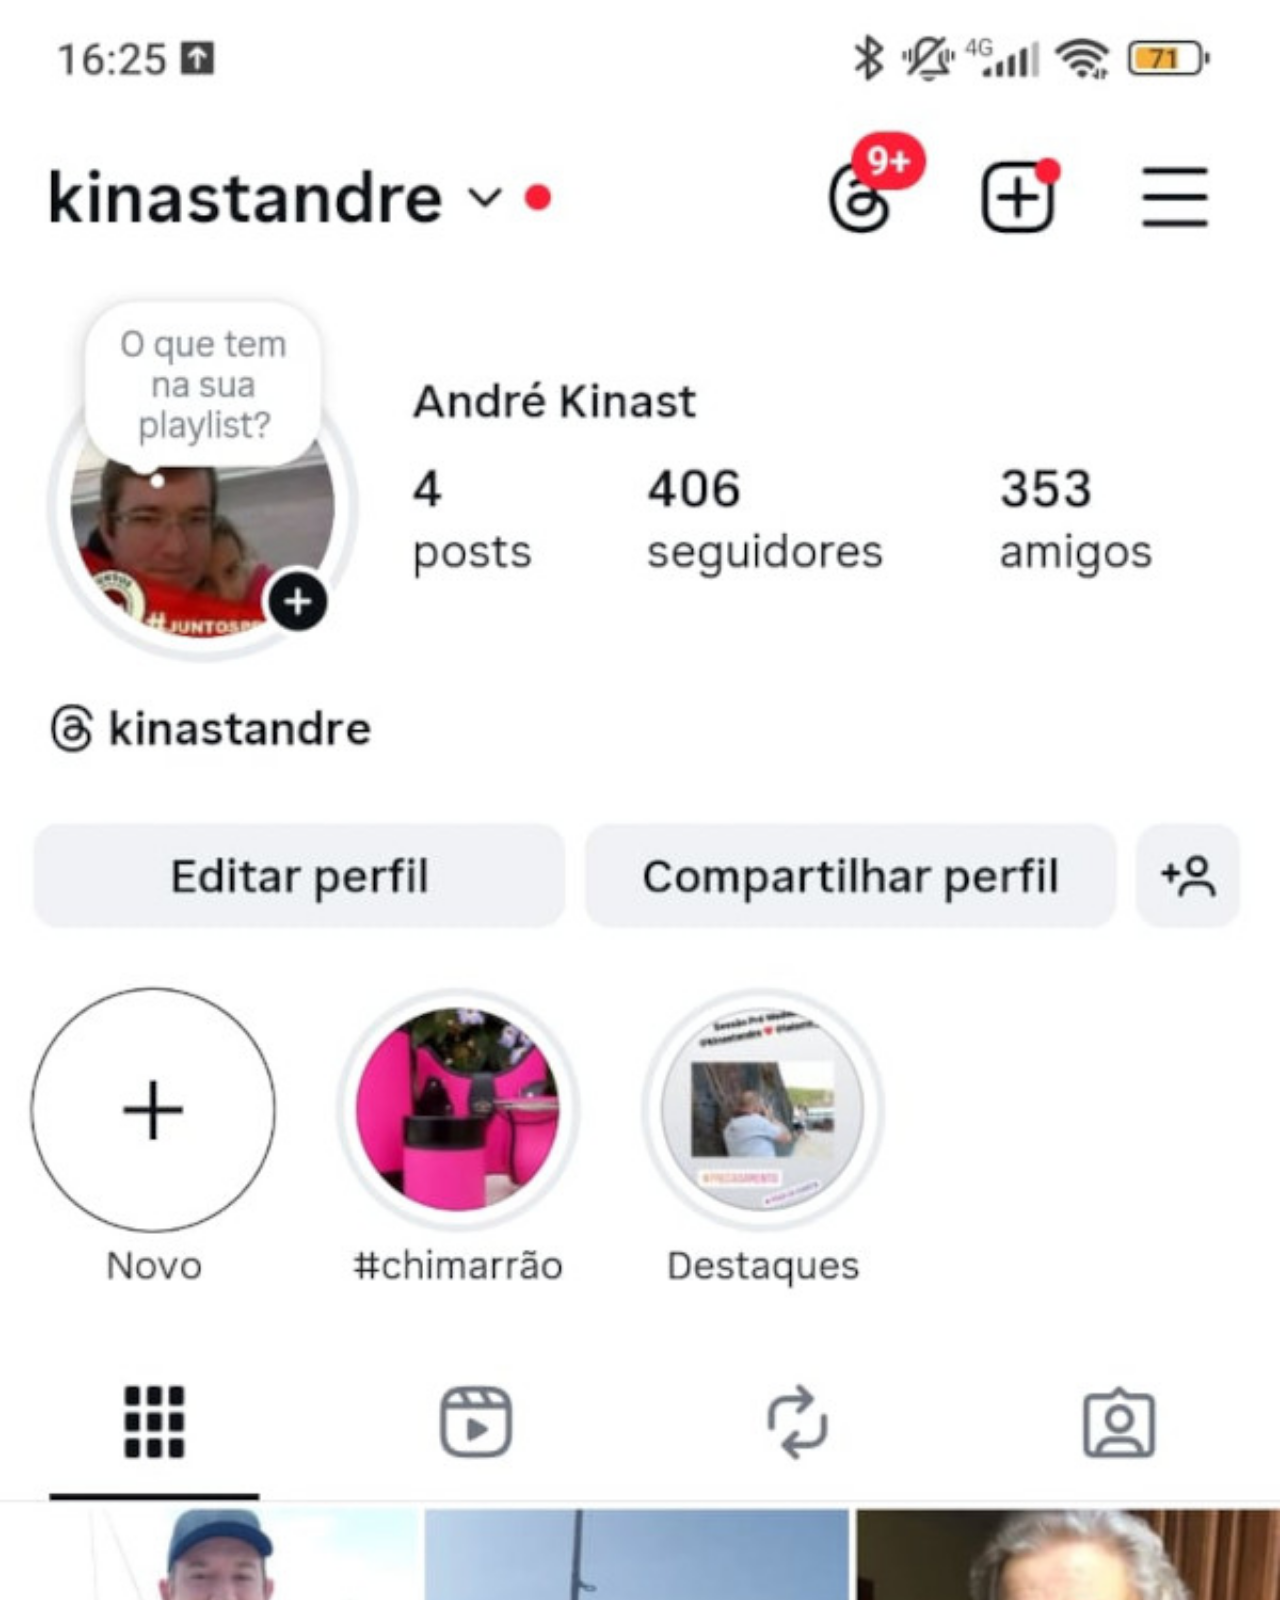
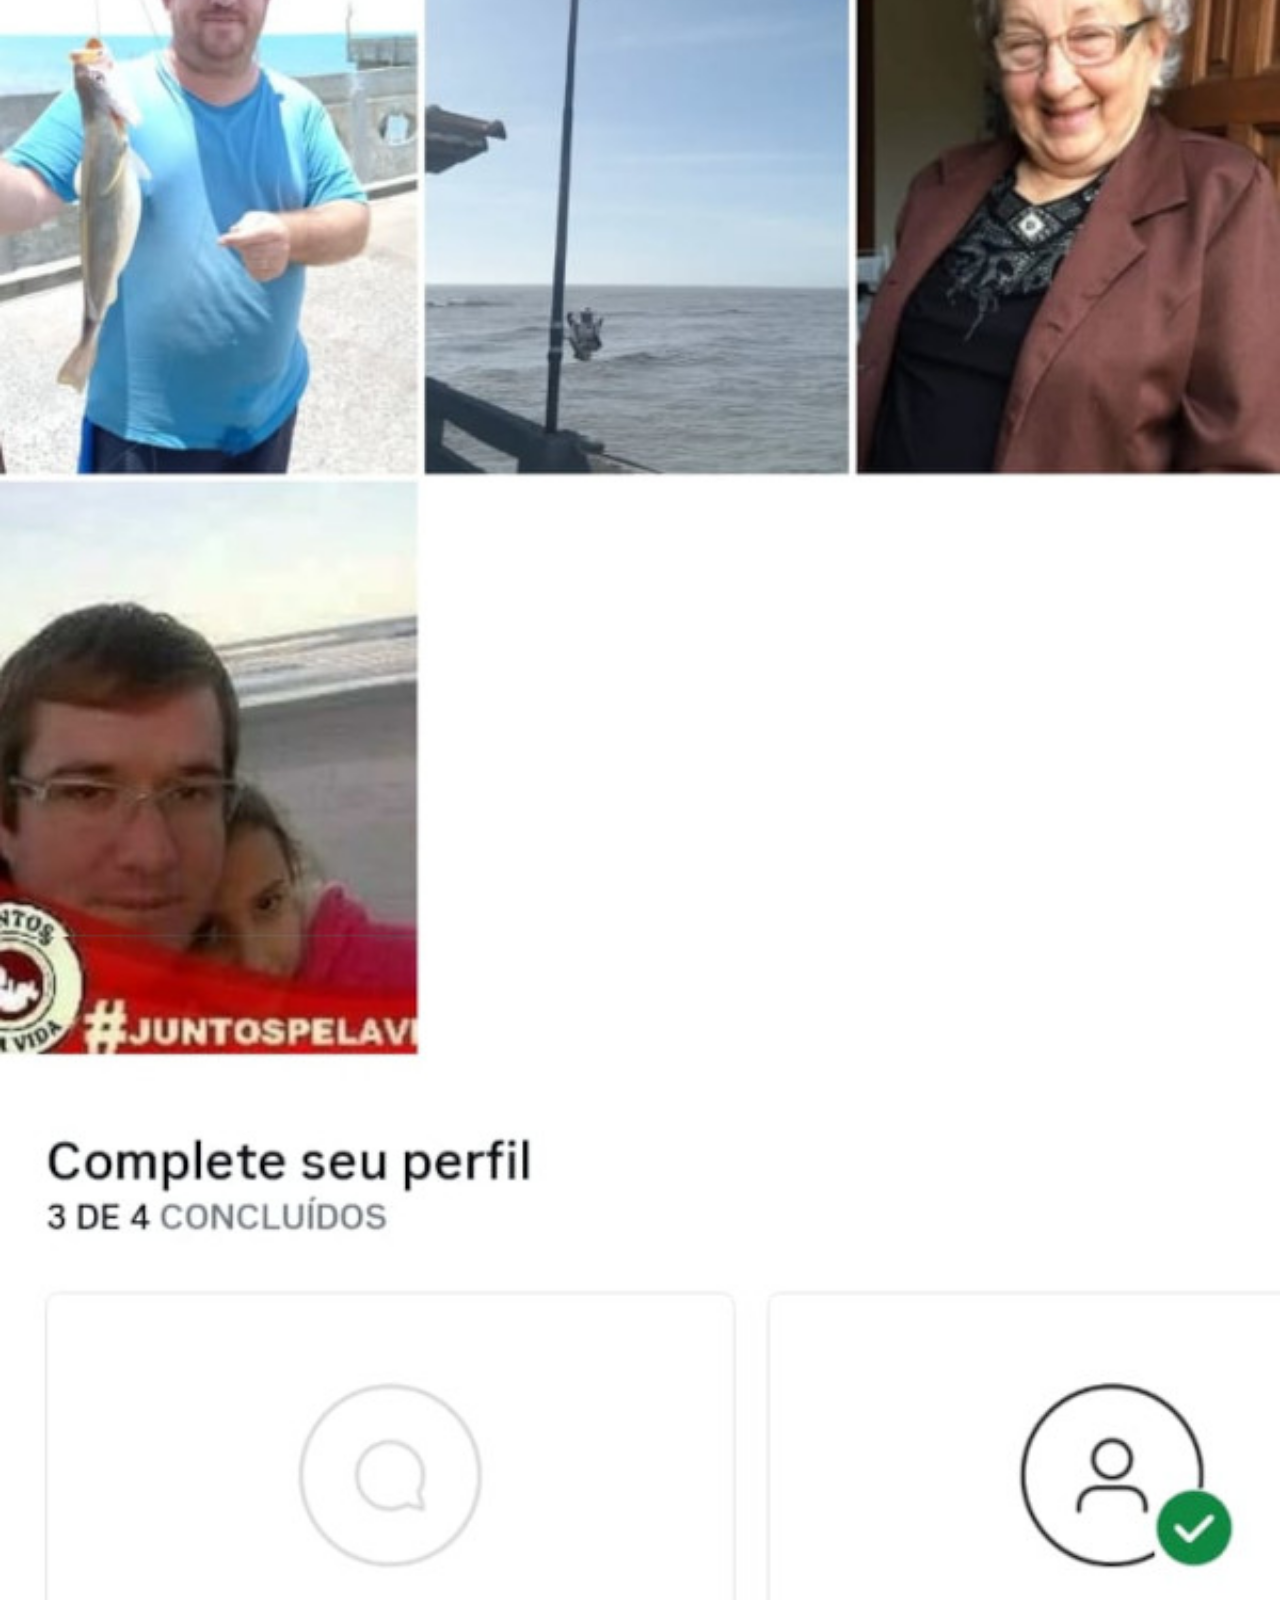
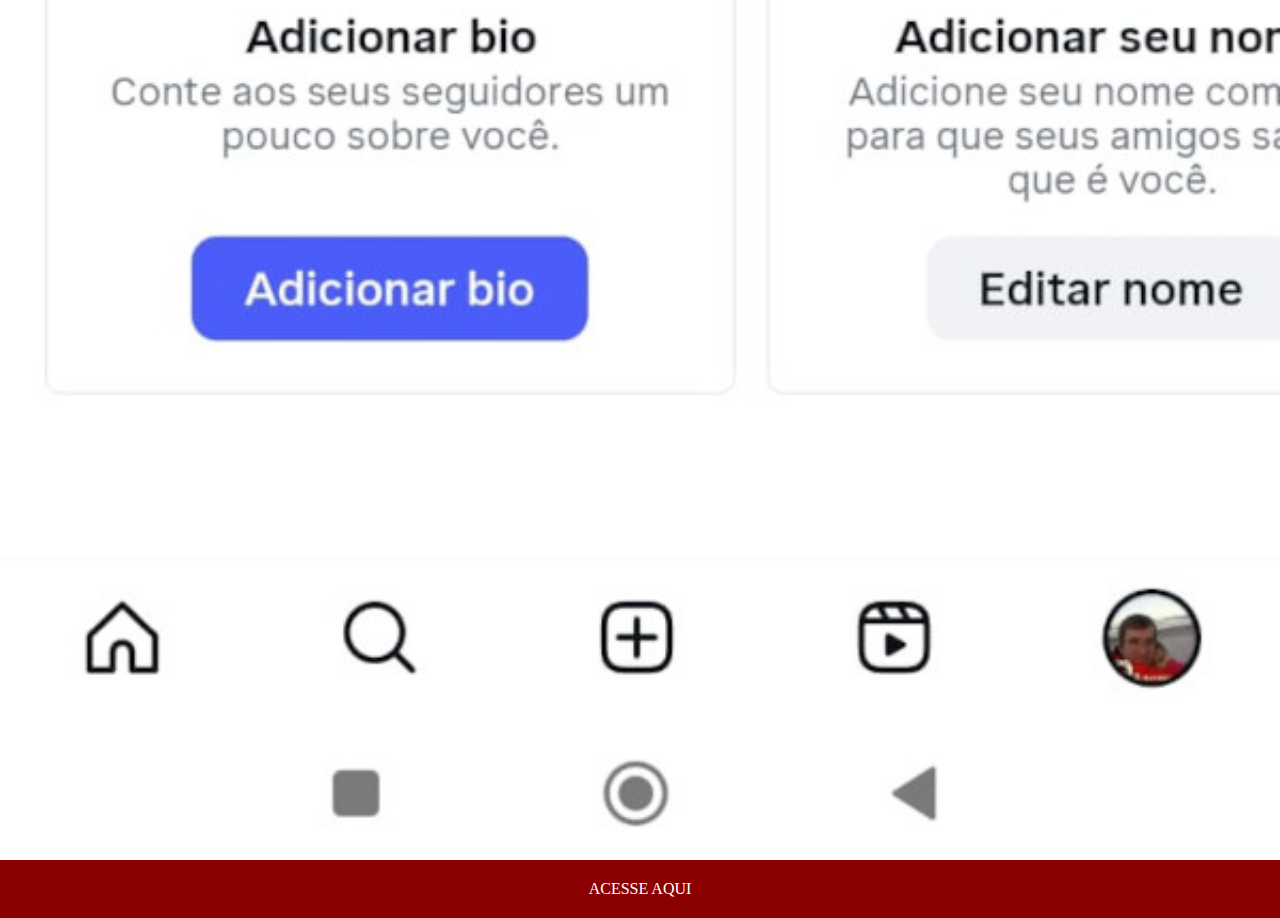
<file: instagram.html>
<!DOCTYPE html>
<html lang="pt-br">
<head>
    <meta charset="UTF-8">
    <meta name="viewport" content="width=device-width, initial-scale=1.0">
    <title>Document</title>
</head>
<style>
    *{
        margin: 0;
        padding: 0;
    }
    img{
        width: 100%;
    }
    a{
        margin-top: -4px;
        padding: 20px;
        display: block;
        text-align: center;
        background: darkred;
        text-decoration: none;
        color: white;
    }
    a:hover{
        background: red;
    }
</style>
<body>
    <img src="imagens/instagram.jpeg" alt="">
    <a href="#">ACESSE AQUI</a>
</body>
</html>
</file>
<file: style.css>
@charset "UTF-8";

*{
    margin: 0px;
    padding: 0px;
    font-family: Arial, Helvetica, sans-serif;
}

html, body{
    height: 100vh;
    width: 100%;
    background-color: black;
}
body{
    background: url(imagens/fundo-madeira.jpg)
    no-repeat top center;
    background-size: cover;
}
main{
    height: 100vh;
    position: relative;
}
#telefone{
    position: absolute;
    top: 50%;
    left: 50%;
    transform: translate(-50%, -50%);
    height: 627px;
    width: 311px;
    background-color: blue;
    background: url(imagens/frame-iphone.png) no-repeat;
    background-size: cover;
}
#tela{
    position: relative;
    left: 22px;
    top: 80px;
    width: 86%;
    height: 75.5%;
}
#redes-sociais img{
    width: 50px;
    margin: 10px;
    border-radius: 50%;
    box-shadow: 2px 2px 5px black;
    box-sizing: border-box;
}
#redes-sociais{
    padding-top: 150px;
    text-align: right;
}
#redes-sociais img:hover{
    padding: 5px;
    border: 2px solid rgba(255, 255, 255, 0.616);
    transition:  0.5s;
}
</file>
